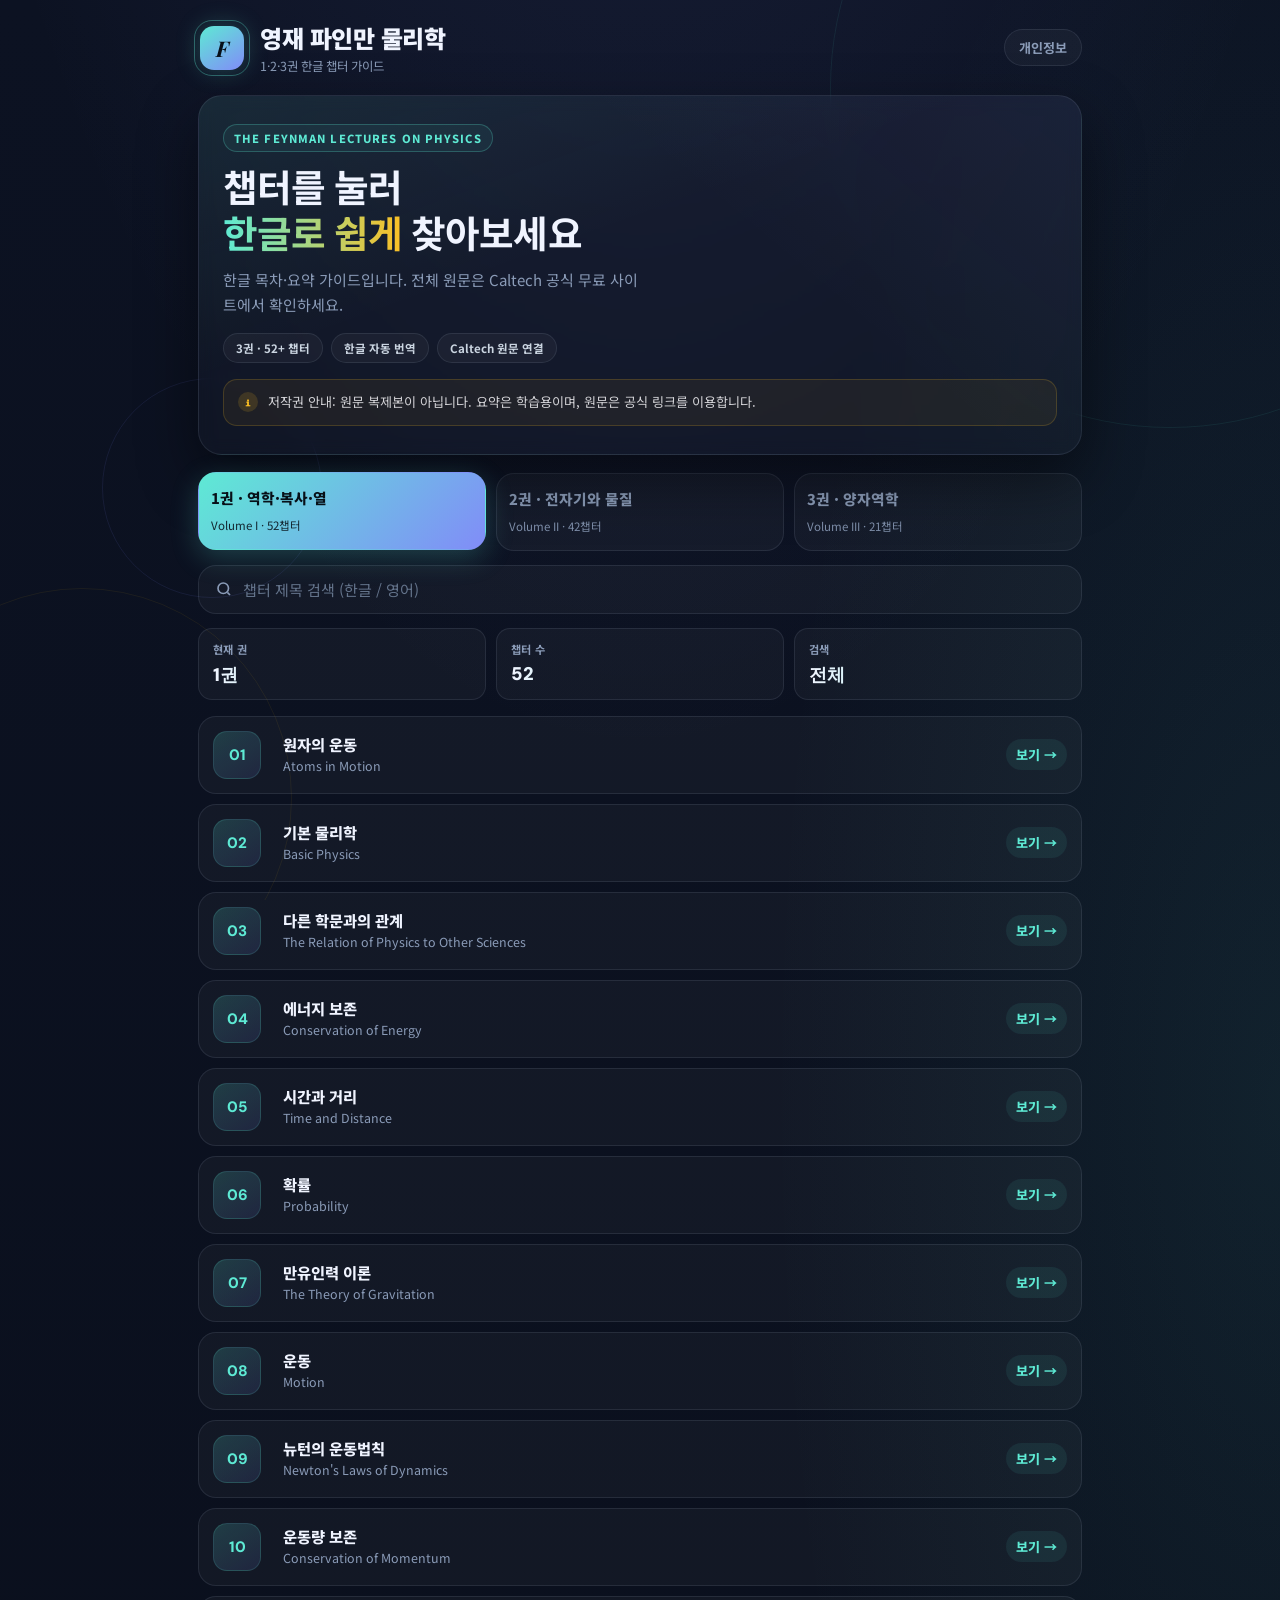
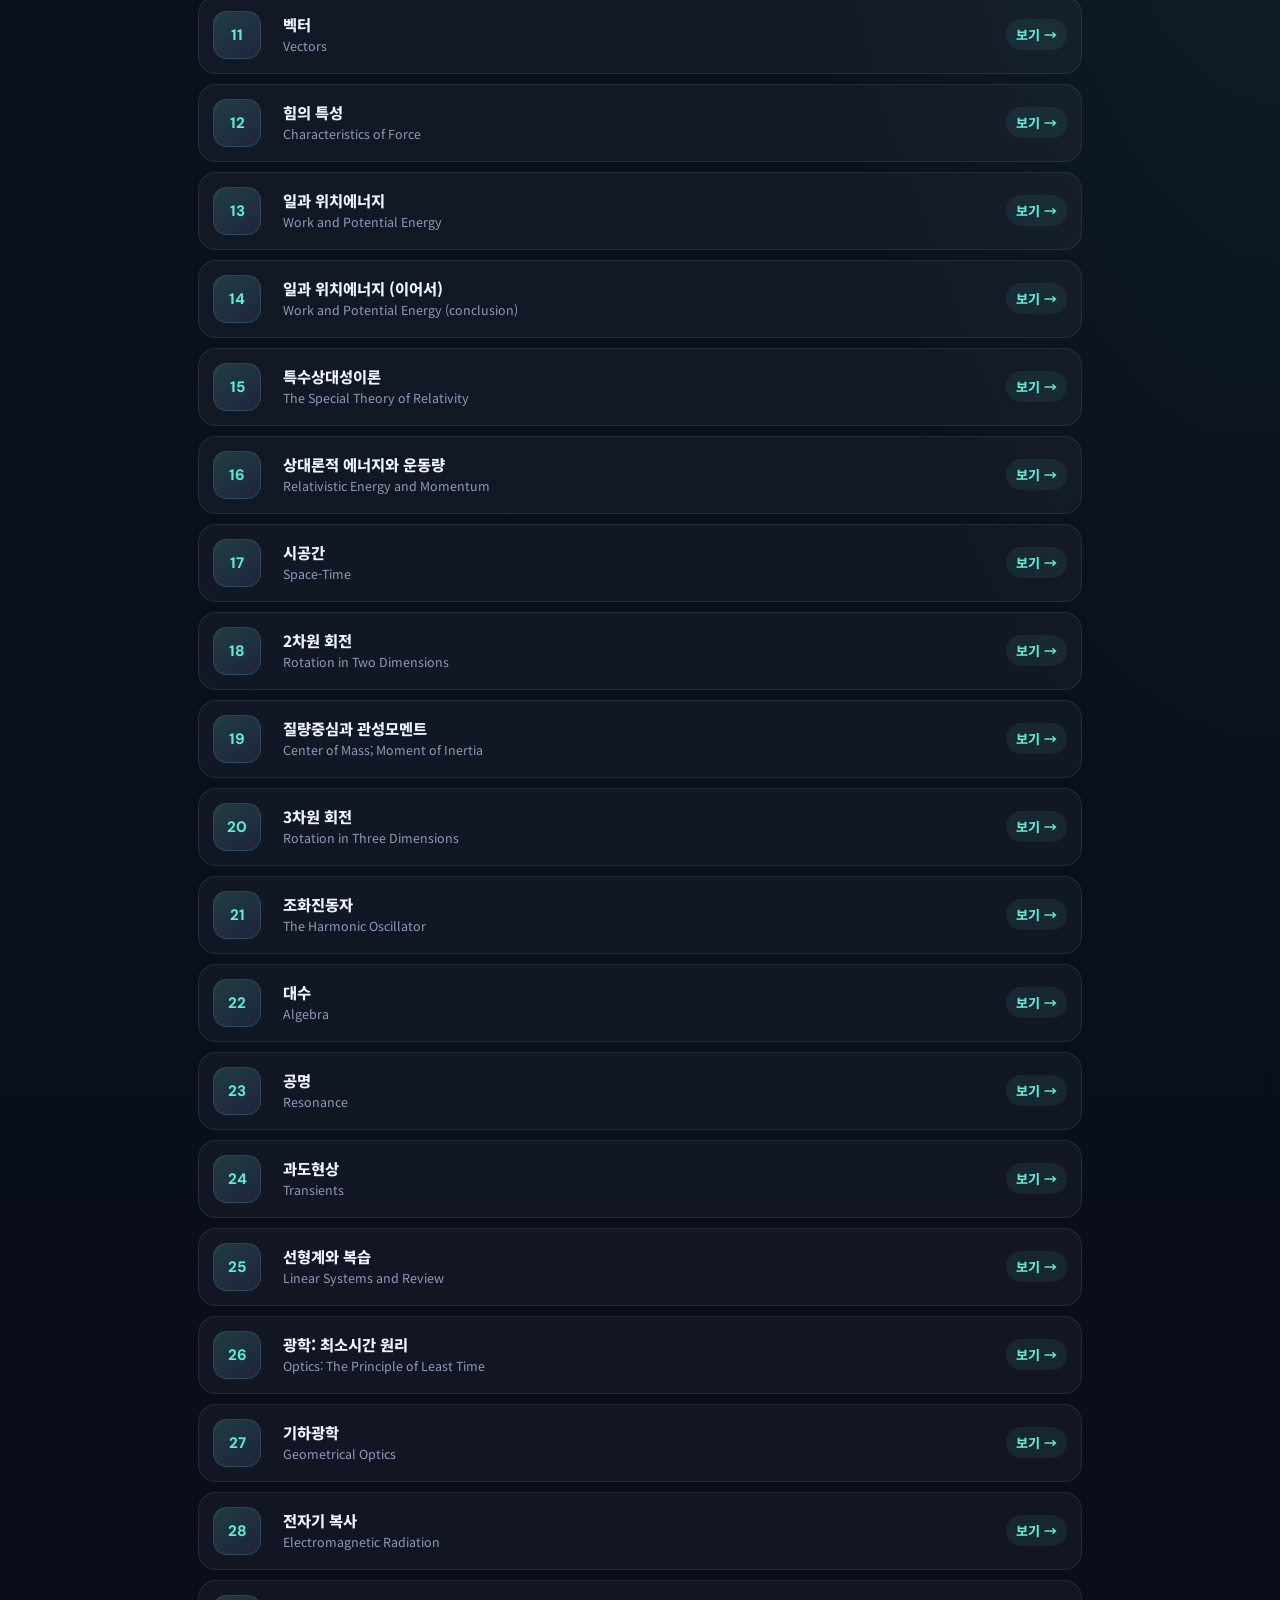
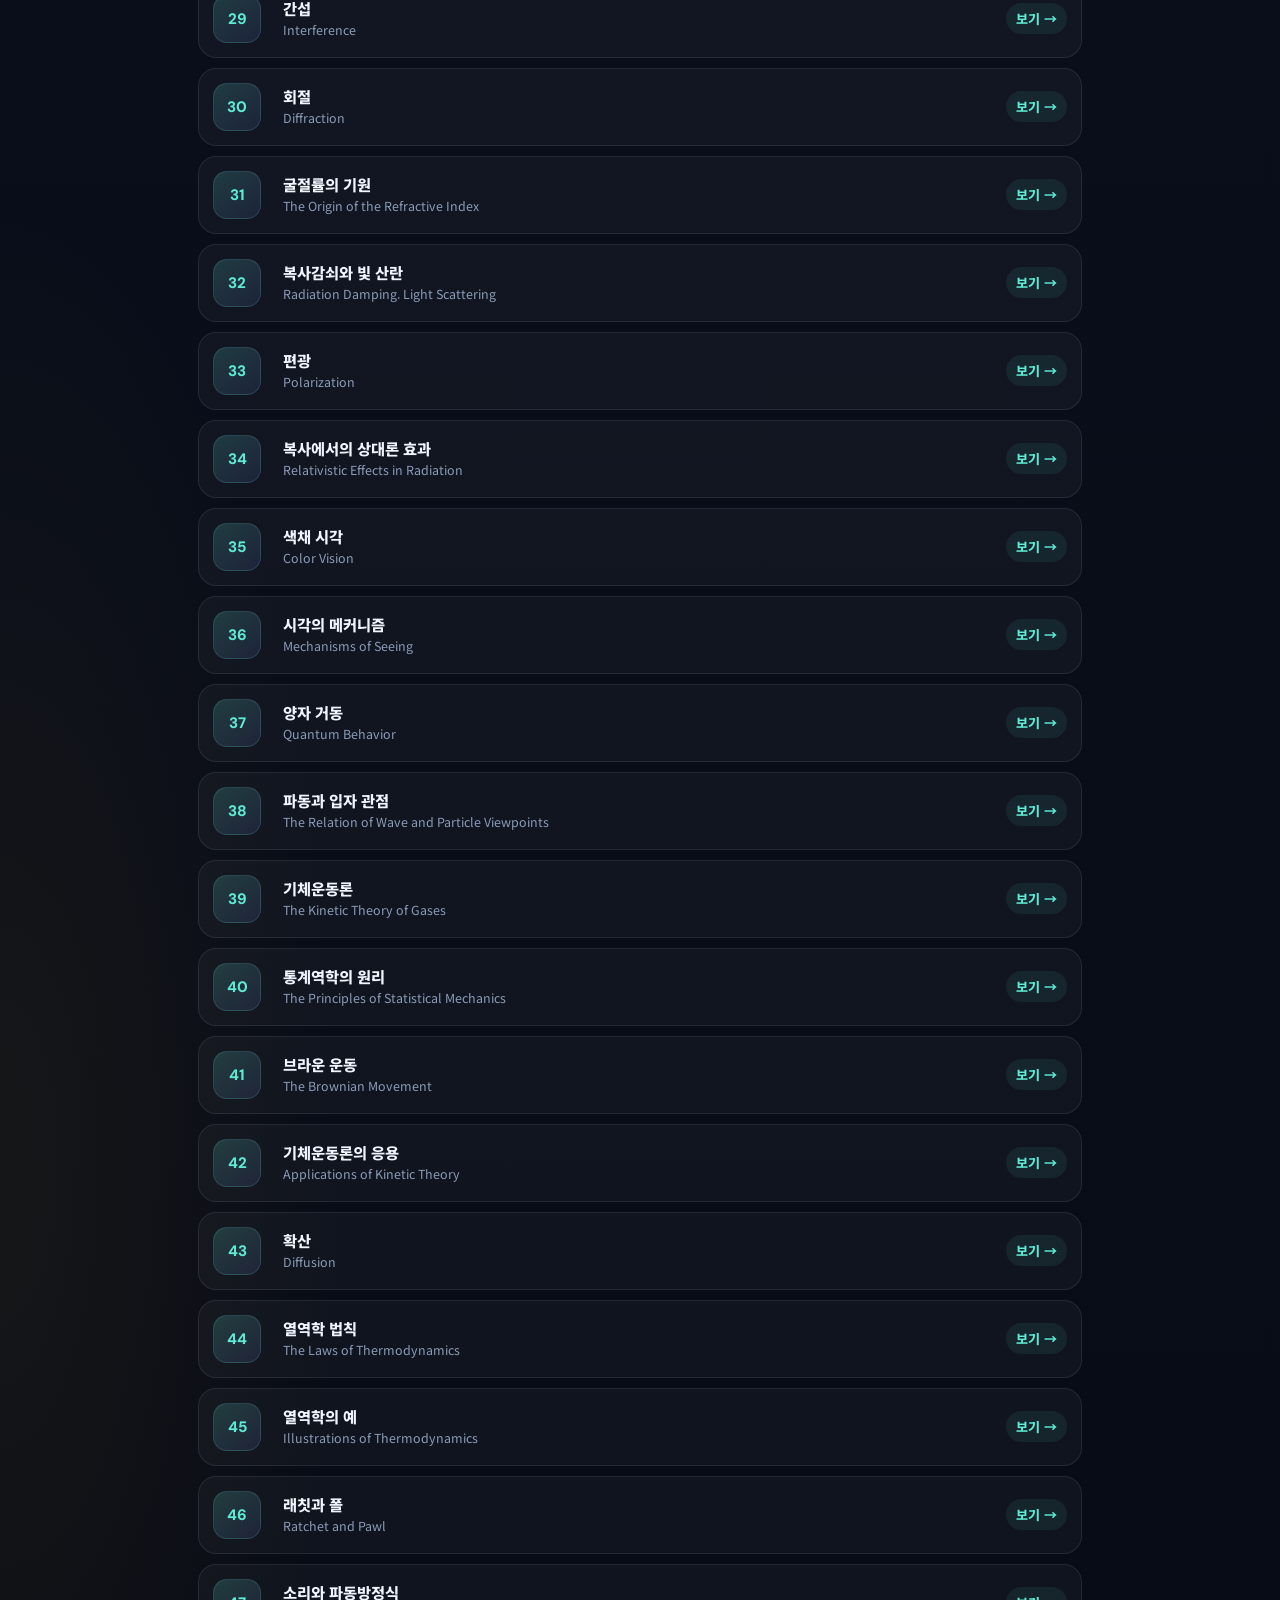
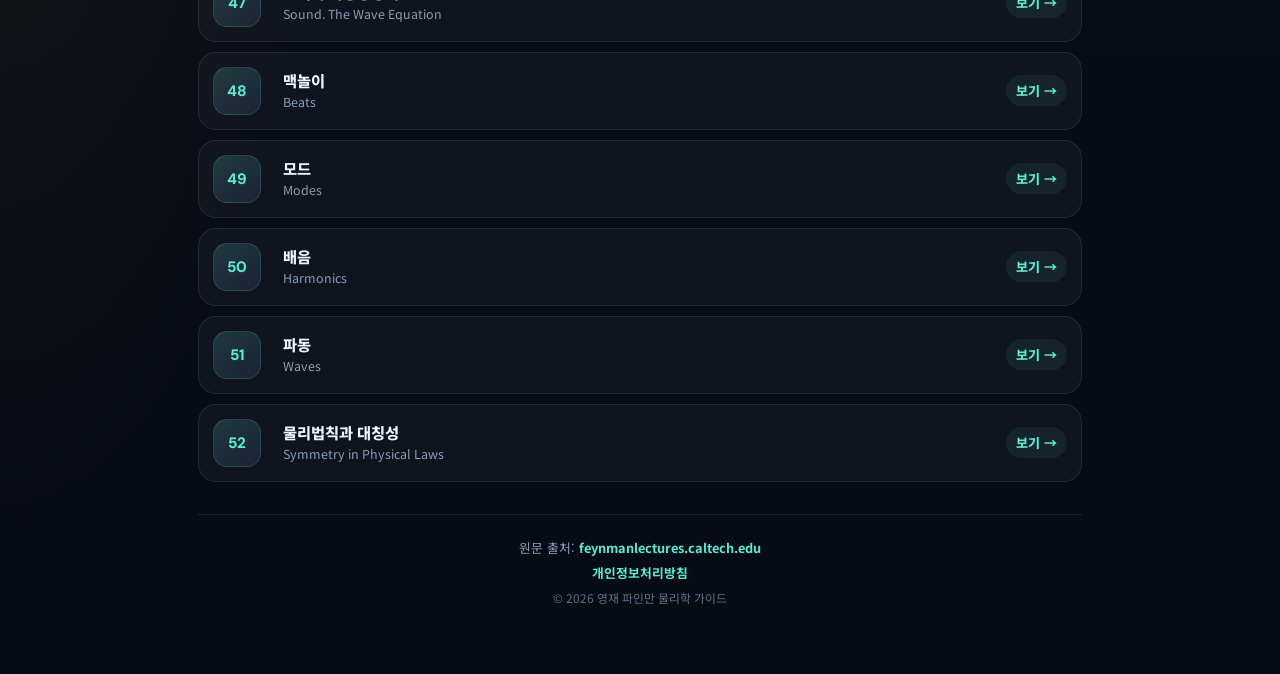
<file: index.html>
<!DOCTYPE html>
<html lang="ko">
<head>
  <meta charset="UTF-8">
  <meta name="viewport" content="width=device-width, initial-scale=1.0">
  <title>영재 파인만 물리학 | 1·2·3권 챕터 가이드</title>
  <meta name="description" content="파인만의 물리학 강의 1·2·3권을 한글 챕터 목차로 쉽게 탐색하고, 요약과 공식 원문 링크로 학습하세요.">
  <meta name="robots" content="index, follow">
  <link rel="canonical" href="https://jeonyoungjae-feynman.web.app/">
  <meta name="theme-color" content="#070b14">
  <link rel="stylesheet" href="styles.css">
</head>
<body>
  <div class="bg-orbit" aria-hidden="true">
    <span class="orbit o1"></span>
    <span class="orbit o2"></span>
    <span class="orbit o3"></span>
  </div>

  <div class="app">
    <header class="topbar">
      <div class="brand">
        <div class="logo" aria-hidden="true">
          <span class="logo-core">F</span>
          <span class="logo-ring"></span>
        </div>
        <div>
          <h1>영재 파인만 물리학</h1>
          <p>1·2·3권 한글 챕터 가이드</p>
        </div>
      </div>
      <a class="link pill-link" href="privacy.html">개인정보</a>
    </header>

    <section class="hero">
      <div class="hero-badge">The Feynman Lectures on Physics</div>
      <h2>챕터를 눌러<br><span class="hero-accent">한글로 쉽게</span> 찾아보세요</h2>
      <p class="sub">한글 목차·요약 가이드입니다. 전체 원문은 Caltech 공식 무료 사이트에서 확인하세요.</p>
      <div class="hero-chips">
        <span class="chip">3권 · 52+ 챕터</span>
        <span class="chip">한글 자동 번역</span>
        <span class="chip">Caltech 원문 연결</span>
      </div>
      <div class="notice">
        <span class="notice-icon" aria-hidden="true">ℹ</span>
        <span>저작권 안내: 원문 복제본이 아닙니다. 요약은 학습용이며, 원문은 공식 링크를 이용합니다.</span>
      </div>
    </section>

    <div class="vol-tabs" id="volTabs" role="tablist"></div>

    <label class="search">
      <span class="search-icon" aria-hidden="true">
        <svg width="18" height="18" viewBox="0 0 24 24" fill="none" stroke="currentColor" stroke-width="2.2"><circle cx="11" cy="11" r="7"/><path d="M20 20l-3.5-3.5"/></svg>
      </span>
      <input id="q" type="search" placeholder="챕터 제목 검색 (한글 / 영어)" autocomplete="off">
    </label>

    <div class="stats">
      <div class="stat">
        <div class="k">현재 권</div>
        <div class="v" id="statVol">1권</div>
      </div>
      <div class="stat">
        <div class="k">챕터 수</div>
        <div class="v" id="statCount">0</div>
      </div>
      <div class="stat">
        <div class="k">검색</div>
        <div class="v" id="statFilter">전체</div>
      </div>
    </div>

    <section class="list" id="list" aria-live="polite"></section>

    <footer class="footer">
      <div class="footer-inner">
        <p>원문 출처: <a href="https://www.feynmanlectures.caltech.edu/" target="_blank" rel="noopener">feynmanlectures.caltech.edu</a></p>
        <p><a href="privacy.html">개인정보처리방침</a></p>
        <p class="copy">© 2026 영재 파인만 물리학 가이드</p>
      </div>
    </footer>
  </div>

  <script src="data.js"></script>
  <script src="app.js"></script>
</body>
</html>
</file>
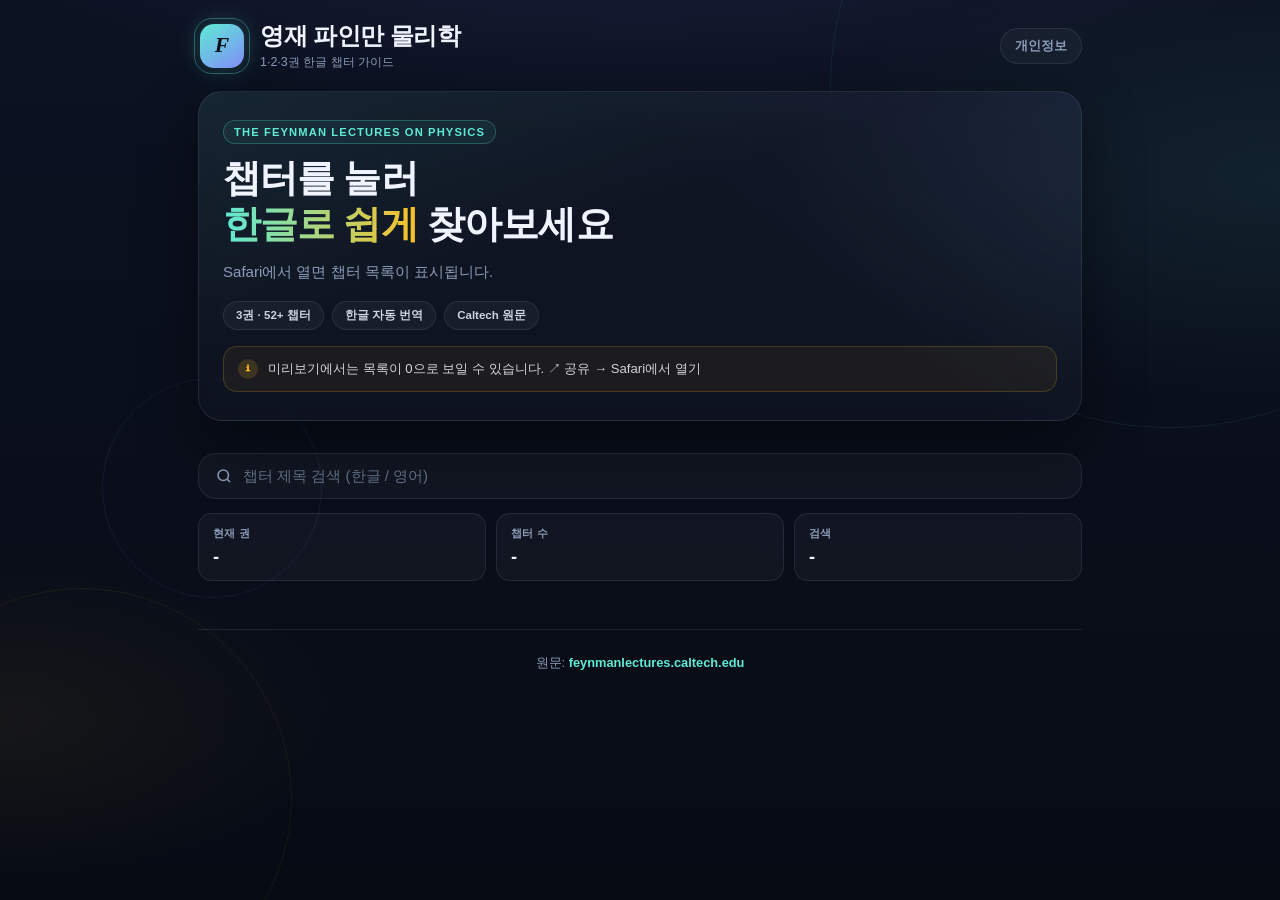
<file: iphone.html>
<!DOCTYPE html>
<html lang="ko">
<head>
  <meta charset="UTF-8">
  <meta name="viewport" content="width=device-width, initial-scale=1.0, viewport-fit=cover">
  <title>영재 파인만 물리학</title>
  <meta name="apple-mobile-web-app-capable" content="yes">
  <meta name="theme-color" content="#070b14">
  <style>:root {
  --bg: #070b14;
  --bg2: #0c1222;
  --text: #f0f4ff;
  --muted: #8b9cb8;
  --accent: #5eead4;
  --accent2: #fbbf24;
  --accent3: #818cf8;
  --line: rgba(148, 163, 184, 0.14);
  --card: rgba(255, 255, 255, 0.035);
  --card-hover: rgba(255, 255, 255, 0.055);
  --glow: rgba(94, 234, 212, 0.25);
  --shadow: 0 24px 60px rgba(0, 0, 0, 0.45);
  --radius: 18px;
}

* { box-sizing: border-box; margin: 0; padding: 0; }

body {
  font-family: "Noto Sans KR", "DM Sans", sans-serif;
  color: var(--text);
  min-height: 100vh;
  background:
    radial-gradient(ellipse 120% 80% at 50% -30%, rgba(129, 140, 248, 0.18), transparent 55%),
    radial-gradient(ellipse 80% 50% at 100% 20%, rgba(94, 234, 212, 0.08), transparent 50%),
    radial-gradient(ellipse 60% 40% at 0% 80%, rgba(251, 191, 36, 0.06), transparent 45%),
    linear-gradient(180deg, var(--bg2), var(--bg));
  overflow-x: hidden;
}

a { color: inherit; }

/* Background orbits */
.bg-orbit {
  position: fixed;
  inset: 0;
  pointer-events: none;
  z-index: 0;
  overflow: hidden;
}

.orbit {
  position: absolute;
  border-radius: 50%;
  border: 1px solid rgba(94, 234, 212, 0.08);
}

.o1 {
  width: min(680px, 120vw);
  height: min(680px, 120vw);
  top: -28%;
  right: -18%;
  animation: spin 80s linear infinite;
}

.o2 {
  width: min(420px, 90vw);
  height: min(420px, 90vw);
  bottom: -12%;
  left: -10%;
  border-color: rgba(251, 191, 36, 0.07);
  animation: spin 60s linear infinite reverse;
}

.o3 {
  width: 220px;
  height: 220px;
  top: 42%;
  left: 8%;
  border-color: rgba(129, 140, 248, 0.1);
  animation: spin 45s linear infinite;
}

@keyframes spin {
  to { transform: rotate(360deg); }
}

.app {
  position: relative;
  z-index: 1;
  max-width: 920px;
  margin: 0 auto;
  padding: 20px 18px 64px;
}

/* Topbar */
.topbar {
  display: flex;
  justify-content: space-between;
  align-items: center;
  gap: 12px;
  margin-bottom: 20px;
}

.brand { display: flex; gap: 14px; align-items: center; }

.logo {
  position: relative;
  width: 48px;
  height: 48px;
  display: grid;
  place-items: center;
}

.logo-core {
  position: relative;
  z-index: 2;
  width: 44px;
  height: 44px;
  border-radius: 14px;
  display: grid;
  place-items: center;
  font-family: "Playfair Display", serif;
  font-weight: 700;
  font-size: 1.35rem;
  font-style: italic;
  color: #071018;
  background: linear-gradient(145deg, var(--accent), var(--accent3));
  box-shadow: 0 0 24px var(--glow);
}

.logo-ring {
  position: absolute;
  inset: -4px;
  border-radius: 18px;
  border: 1px solid rgba(94, 234, 212, 0.35);
  animation: pulse-ring 3s ease-in-out infinite;
}

@keyframes pulse-ring {
  0%, 100% { opacity: 0.4; transform: scale(1); }
  50% { opacity: 1; transform: scale(1.04); }
}

.brand h1 {
  font-size: clamp(1.15rem, 3.6vw, 1.5rem);
  font-weight: 900;
  letter-spacing: -0.02em;
}

.brand p {
  color: var(--muted);
  font-size: 0.78rem;
  margin-top: 2px;
}

.link {
  color: var(--muted);
  font-size: 0.82rem;
  font-weight: 700;
  text-decoration: none;
  transition: color 0.2s;
}

.link:hover { color: var(--accent); }

.pill-link {
  padding: 8px 14px;
  border-radius: 999px;
  border: 1px solid var(--line);
  background: var(--card);
}

/* Hero */
.hero {
  border: 1px solid var(--line);
  border-radius: 24px;
  padding: 28px 24px;
  margin-bottom: 18px;
  background:
    linear-gradient(160deg, rgba(94, 234, 212, 0.08) 0%, transparent 42%),
    linear-gradient(220deg, rgba(129, 140, 248, 0.06) 0%, transparent 38%),
    rgba(255, 255, 255, 0.02);
  box-shadow: var(--shadow);
  backdrop-filter: blur(8px);
}

.hero-compact { padding: 24px 22px; }

.hero-badge {
  display: inline-block;
  color: var(--accent);
  font-size: 0.7rem;
  font-weight: 800;
  letter-spacing: 0.1em;
  text-transform: uppercase;
  margin-bottom: 12px;
  padding: 5px 10px;
  border-radius: 999px;
  border: 1px solid rgba(94, 234, 212, 0.25);
  background: rgba(94, 234, 212, 0.06);
}

.hero h2 {
  font-family: "Playfair Display", "Noto Sans KR", serif;
  font-size: clamp(1.55rem, 5vw, 2.35rem);
  line-height: 1.22;
  font-weight: 700;
  letter-spacing: -0.02em;
}

.hero-accent {
  background: linear-gradient(90deg, var(--accent), var(--accent2));
  -webkit-background-clip: text;
  background-clip: text;
  color: transparent;
}

.hero .sub {
  color: var(--muted);
  margin-top: 12px;
  font-size: 0.94rem;
  line-height: 1.65;
  max-width: 52ch;
}

.hero-chips {
  display: flex;
  flex-wrap: wrap;
  gap: 8px;
  margin-top: 16px;
}

.chip {
  font-size: 0.72rem;
  font-weight: 700;
  padding: 6px 12px;
  border-radius: 999px;
  color: #cbd5e1;
  background: rgba(255, 255, 255, 0.04);
  border: 1px solid var(--line);
}

.notice {
  margin-top: 16px;
  padding: 12px 14px;
  border-radius: 14px;
  background: rgba(251, 191, 36, 0.06);
  border: 1px solid rgba(251, 191, 36, 0.18);
  color: #d4d4d8;
  font-size: 0.82rem;
  line-height: 1.55;
  display: flex;
  gap: 10px;
  align-items: flex-start;
}

.notice-icon {
  flex-shrink: 0;
  width: 20px;
  height: 20px;
  border-radius: 50%;
  display: grid;
  place-items: center;
  font-size: 0.7rem;
  font-weight: 900;
  color: var(--accent2);
  background: rgba(251, 191, 36, 0.15);
}

/* Volume tabs */
.vol-tabs {
  display: grid;
  grid-template-columns: repeat(3, 1fr);
  gap: 10px;
  margin-bottom: 14px;
}

.vol-tab {
  border: 1px solid var(--line);
  background: var(--card);
  color: var(--muted);
  border-radius: var(--radius);
  padding: 14px 12px;
  cursor: pointer;
  text-align: left;
  font: inherit;
  transition: border-color 0.2s, background 0.2s, transform 0.15s;
  -webkit-tap-highlight-color: transparent;
}

.vol-tab:hover {
  background: var(--card-hover);
  border-color: rgba(94, 234, 212, 0.2);
}

.vol-tab.active {
  color: #071018;
  border-color: transparent;
  background: linear-gradient(135deg, var(--accent), var(--accent3));
  box-shadow: 0 8px 28px rgba(94, 234, 212, 0.22);
  transform: translateY(-1px);
}

.vol-tab b { display: block; font-size: 0.92rem; margin-bottom: 3px; font-weight: 800; }
.vol-tab span { font-size: 0.72rem; opacity: 0.88; }

/* Search */
.search {
  display: flex;
  gap: 10px;
  align-items: center;
  margin-bottom: 14px;
  padding: 13px 16px;
  border-radius: var(--radius);
  border: 1px solid var(--line);
  background: var(--card);
  transition: border-color 0.2s, box-shadow 0.2s;
}

.search:focus-within {
  border-color: rgba(94, 234, 212, 0.35);
  box-shadow: 0 0 0 3px rgba(94, 234, 212, 0.08);
}

.search-icon { color: var(--muted); display: flex; }

.search input {
  width: 100%;
  border: 0;
  outline: 0;
  background: transparent;
  color: var(--text);
  font: inherit;
  font-size: 0.94rem;
}

.search input::placeholder { color: #64748b; }

/* Stats */
.stats {
  display: grid;
  grid-template-columns: repeat(3, 1fr);
  gap: 10px;
  margin-bottom: 16px;
}

.stat {
  border: 1px solid var(--line);
  border-radius: 14px;
  padding: 12px 14px;
  background: var(--card);
  transition: background 0.2s;
}

.stat:hover { background: var(--card-hover); }

.stat .k {
  color: var(--muted);
  font-size: 0.7rem;
  font-weight: 700;
  letter-spacing: 0.04em;
  text-transform: uppercase;
}

.stat .v {
  margin-top: 5px;
  font-weight: 900;
  font-size: 1.15rem;
  font-family: "DM Sans", sans-serif;
  background: linear-gradient(90deg, var(--text), var(--accent));
  -webkit-background-clip: text;
  background-clip: text;
  color: transparent;
}

/* Chapter list */
.list { display: grid; gap: 10px; }

.item {
  border: 1px solid var(--line);
  border-radius: var(--radius);
  background: var(--card);
  overflow: hidden;
  transition: border-color 0.25s, box-shadow 0.25s, transform 0.2s;
}

.item:hover {
  border-color: rgba(148, 163, 184, 0.22);
  box-shadow: 0 8px 32px rgba(0, 0, 0, 0.2);
}

.item.open {
  border-color: rgba(94, 234, 212, 0.35);
  background: linear-gradient(180deg, rgba(94, 234, 212, 0.07), rgba(255, 255, 255, 0.02));
  box-shadow: 0 12px 40px rgba(94, 234, 212, 0.08);
}

.item-btn {
  width: 100%;
  display: grid;
  grid-template-columns: 58px 1fr auto;
  gap: 12px;
  align-items: center;
  padding: 14px;
  border: 0;
  background: transparent;
  color: inherit;
  font: inherit;
  text-align: left;
  cursor: pointer;
  -webkit-tap-highlight-color: transparent;
}

.item-btn:hover { background: rgba(255, 255, 255, 0.02); }

.no {
  width: 48px;
  height: 48px;
  border-radius: 14px;
  display: grid;
  place-items: center;
  font-family: "DM Sans", sans-serif;
  font-weight: 800;
  font-size: 0.95rem;
  background: linear-gradient(145deg, rgba(94, 234, 212, 0.18), rgba(129, 140, 248, 0.12));
  color: var(--accent);
  border: 1px solid rgba(94, 234, 212, 0.15);
}

.meta .t { font-weight: 800; font-size: 0.96rem; line-height: 1.35; }
.meta .s { color: var(--muted); font-size: 0.78rem; margin-top: 4px; line-height: 1.4; }

.go {
  color: var(--accent);
  font-weight: 800;
  font-size: 0.82rem;
  white-space: nowrap;
  padding: 6px 10px;
  border-radius: 999px;
  background: rgba(94, 234, 212, 0.08);
}

.panel {
  display: none;
  padding: 0 16px 16px;
  border-top: 1px solid var(--line);
  animation: fadeIn 0.25s ease;
}

@keyframes fadeIn {
  from { opacity: 0; transform: translateY(-4px); }
  to { opacity: 1; transform: translateY(0); }
}

.item.open .panel { display: block; }

.panel p {
  color: #c8d3e8;
  font-size: 0.92rem;
  line-height: 1.75;
  padding-top: 14px;
  margin-bottom: 14px;
  white-space: pre-line;
}

.panel-actions {
  display: flex;
  flex-wrap: wrap;
  gap: 8px;
}

.btn {
  display: inline-flex;
  align-items: center;
  justify-content: center;
  border: 0;
  border-radius: 999px;
  padding: 11px 16px;
  font-weight: 800;
  font-size: 0.86rem;
  font-family: inherit;
  color: #071018;
  background: linear-gradient(135deg, var(--accent), var(--accent3));
  cursor: pointer;
  text-decoration: none;
  transition: transform 0.15s, box-shadow 0.2s;
  -webkit-tap-highlight-color: transparent;
}

.btn:hover {
  transform: translateY(-1px);
  box-shadow: 0 8px 24px rgba(94, 234, 212, 0.25);
}

.btn.ghost {
  color: var(--text);
  background: rgba(255, 255, 255, 0.05);
  border: 1px solid var(--line);
  box-shadow: none;
}

.btn.ghost:hover {
  background: rgba(255, 255, 255, 0.08);
  box-shadow: none;
}

.empty {
  padding: 36px 20px;
  text-align: center;
  color: var(--muted);
  border: 1px dashed var(--line);
  border-radius: var(--radius);
  background: var(--card);
}

/* Footer */
.footer {
  margin-top: 32px;
  padding-top: 20px;
  border-top: 1px solid var(--line);
}

.footer-inner {
  text-align: center;
  color: var(--muted);
  font-size: 0.8rem;
  line-height: 2;
}

.footer a {
  color: var(--accent);
  font-weight: 700;
  text-decoration: none;
  transition: color 0.2s;
}

.footer a:hover { color: var(--accent2); }

.footer .copy { opacity: 0.7; font-size: 0.74rem; }

/* Legal page */
.legal-card {
  border: 1px solid var(--line);
  border-radius: var(--radius);
  padding: 24px 22px;
  background: var(--card);
  display: grid;
  gap: 18px;
}

.legal-card h3 {
  font-size: 0.88rem;
  font-weight: 800;
  color: var(--accent);
  letter-spacing: 0.02em;
}

.legal-card p {
  color: #c8d3e8;
  font-size: 0.9rem;
  line-height: 1.75;
  margin-top: -10px;
}

@media (max-width: 700px) {
  .vol-tabs { grid-template-columns: 1fr; }
  .stats { grid-template-columns: 1fr; }
  .item-btn { grid-template-columns: 48px 1fr; }
  .go { display: none; }
  .hero-chips { gap: 6px; }
}

/* Reader */
.reader-body { padding-bottom: 48px; }

.reader-bg .o1 { top: -20%; right: -30%; opacity: 0.6; }

.reader-bar {
  position: sticky;
  top: 0;
  z-index: 30;
  display: grid;
  grid-template-columns: auto 1fr auto;
  gap: 12px;
  align-items: center;
  padding: 12px 16px;
  background: rgba(7, 11, 20, 0.88);
  border-bottom: 1px solid var(--line);
  backdrop-filter: blur(16px);
}

.rb-mid { min-width: 0; }

.rb-mid strong {
  display: block;
  font-size: 0.96rem;
  white-space: nowrap;
  overflow: hidden;
  text-overflow: ellipsis;
  font-weight: 800;
}

.rb-mid span { color: var(--muted); font-size: 0.72rem; }

.rb-actions { display: flex; gap: 6px; }

.rb-btn {
  border: 1px solid var(--line);
  background: rgba(255, 255, 255, 0.04);
  color: var(--text);
  border-radius: 999px;
  padding: 8px 14px;
  font: inherit;
  font-size: 0.8rem;
  font-weight: 700;
  text-decoration: none;
  cursor: pointer;
  white-space: nowrap;
  transition: background 0.2s, border-color 0.2s;
}

.rb-btn:hover {
  background: rgba(255, 255, 255, 0.07);
  border-color: rgba(94, 234, 212, 0.25);
}

.rb-btn.primary {
  border: 0;
  color: #071018;
  background: linear-gradient(135deg, var(--accent), var(--accent3));
}

.rb-btn:disabled { opacity: 0.35; cursor: default; }

.reader-note {
  position: relative;
  z-index: 1;
  max-width: 860px;
  margin: 14px auto 0;
  padding: 10px 18px;
  color: var(--muted);
  font-size: 0.82rem;
  line-height: 1.55;
  display: flex;
  gap: 8px;
  align-items: flex-start;
}

.reader-note a { color: var(--accent); font-weight: 700; }

.reader-main {
  position: relative;
  z-index: 1;
  max-width: 860px;
  margin: 0 auto;
  padding: 10px 18px 28px;
}

.reader-progress {
  margin-bottom: 16px;
  padding: 14px 16px;
  border-radius: var(--radius);
  border: 1px solid var(--line);
  background: var(--card);
}

.reader-progress .bar {
  height: 6px;
  border-radius: 999px;
  background: rgba(255, 255, 255, 0.06);
  overflow: hidden;
  margin-bottom: 10px;
}

.reader-progress .bar i {
  display: block;
  height: 100%;
  width: 0;
  background: linear-gradient(90deg, var(--accent), var(--accent2));
  transition: width 0.25s ease;
  border-radius: 999px;
}

.reader-progress p { color: var(--muted); font-size: 0.82rem; }

.reader-article {
  border: 1px solid var(--line);
  border-radius: 22px;
  padding: 28px 24px;
  background:
    linear-gradient(180deg, rgba(255, 255, 255, 0.04), rgba(255, 255, 255, 0.02));
  line-height: 1.85;
  box-shadow: var(--shadow);
}

.reader-lead {
  color: #b8c8e0;
  font-size: 0.94rem;
  margin-bottom: 20px;
  padding-bottom: 16px;
  border-bottom: 1px solid var(--line);
  font-style: italic;
}

.reader-article h2 {
  font-family: "Playfair Display", serif;
  font-size: 1.2rem;
  margin: 24px 0 12px;
  color: var(--accent);
  font-weight: 700;
}

.reader-article p {
  margin-bottom: 15px;
  color: #e2e8f8;
  font-size: 1rem;
}

.reader-article .loading,
.reader-article .error {
  color: var(--muted);
  text-align: center;
  padding: 36px 12px;
}

.reader-footer {
  position: relative;
  z-index: 1;
  max-width: 860px;
  margin: 0 auto 32px;
  padding: 0 18px;
  display: flex;
  flex-wrap: wrap;
  gap: 10px;
}

@media (max-width: 700px) {
  .reader-bar { grid-template-columns: 1fr; }
  .rb-actions { justify-content: flex-end; }
}

.view-hidden{display:none!important}
  </style>
</head>
<body>
  <noscript><p style="padding:20px;color:#fff">JavaScript가 필요합니다. Safari에서 열어주세요.</p></noscript>

  <div id="view-home">
    <div class="bg-orbit" aria-hidden="true"><span class="orbit o1"></span><span class="orbit o2"></span><span class="orbit o3"></span></div>
    <div class="app">
      <header class="topbar">
        <div class="brand">
          <div class="logo" aria-hidden="true"><span class="logo-core">F</span><span class="logo-ring"></span></div>
          <div><h1>영재 파인만 물리학</h1><p>1·2·3권 한글 챕터 가이드</p></div>
        </div>
        <a class="link pill-link" href="#privacy">개인정보</a>
      </header>
      <section class="hero">
        <div class="hero-badge">The Feynman Lectures on Physics</div>
        <h2>챕터를 눌러<br><span class="hero-accent">한글로 쉽게</span> 찾아보세요</h2>
        <p class="sub">Safari에서 열면 챕터 목록이 표시됩니다.</p>
        <div class="hero-chips"><span class="chip">3권 · 52+ 챕터</span><span class="chip">한글 자동 번역</span><span class="chip">Caltech 원문</span></div>
        <div class="notice"><span class="notice-icon">ℹ</span><span>미리보기에서는 목록이 0으로 보일 수 있습니다. ↗ 공유 → Safari에서 열기</span></div>
      </section>
      <div class="vol-tabs" id="volTabs" role="tablist"></div>
      <label class="search">
        <span class="search-icon"><svg width="18" height="18" viewBox="0 0 24 24" fill="none" stroke="currentColor" stroke-width="2.2"><circle cx="11" cy="11" r="7"/><path d="M20 20l-3.5-3.5"/></svg></span>
        <input id="q" type="search" placeholder="챕터 제목 검색 (한글 / 영어)" autocomplete="off">
      </label>
      <div class="stats">
        <div class="stat"><div class="k">현재 권</div><div class="v" id="statVol">-</div></div>
        <div class="stat"><div class="k">챕터 수</div><div class="v" id="statCount">-</div></div>
        <div class="stat"><div class="k">검색</div><div class="v" id="statFilter">-</div></div>
      </div>
      <section class="list" id="list"></section>
      <footer class="footer"><div class="footer-inner"><p>원문: <a href="https://www.feynmanlectures.caltech.edu/" target="_blank" rel="noopener">feynmanlectures.caltech.edu</a></p></div></footer>
    </div>
  </div>

  <div id="view-read" class="view-hidden reader-body">
    <div class="bg-orbit reader-bg" aria-hidden="true"><span class="orbit o1"></span><span class="orbit o2"></span></div>
    <header class="reader-bar">
      <a class="rb-btn" href="#" id="btnBack">← 목록</a>
      <div class="rb-mid"><strong id="rTitle">…</strong><span id="rSub"></span></div>
      <div class="rb-actions"><button type="button" class="rb-btn" id="btnPrev">이전</button><button type="button" class="rb-btn primary" id="btnNext">다음</button></div>
    </header>
    <div class="reader-note"><span class="notice-icon">ℹ</span> 자동 번역 · <a id="officialLink" href="#" target="_blank" rel="noopener">영문 원문</a></div>
    <main class="reader-main">
      <div class="reader-progress" id="progress" hidden><div class="bar"><i id="progressBar"></i></div><p id="progressText">준비 중…</p></div>
      <article class="reader-article" id="article"><p class="loading">불러오는 중…</p></article>
    </main>
    <footer class="reader-footer"><a class="btn" id="btnOfficialBottom" href="#" target="_blank" rel="noopener">영문 원문</a><button type="button" class="btn ghost" id="btnNextBottom">다음</button></footer>
  </div>

  <div id="view-privacy" class="view-hidden">
    <div class="bg-orbit" aria-hidden="true"><span class="orbit o1"></span><span class="orbit o2"></span></div>
    <main class="app">
      <header class="topbar"><a class="link pill-link" href="#">← 홈</a></header>
      <section class="hero hero-compact"><div class="hero-badge">Privacy</div><h2>개인정보처리방침</h2></section>
      <section class="legal-card"><p>회원가입 없음 · 번역 캐시용 localStorage · 원문 저작권 Caltech</p></section>
    </main>
  </div>

  <script>
window.FEYNMAN_DATA = {
  "books": [
    {
      "id": "I",
      "title": "1권 · 역학·복사·열",
      "subtitle": "Volume I",
      "desc": "원자·역학·상대론·파동·열역학까지, 물리학의 큰 그림을 여는 강의입니다.",
      "chapters": [
        {
          "id": "I_01",
          "no": 1,
          "titleEn": "Atoms in Motion",
          "titleKo": "원자의 운동",
          "summary": "물질이 원자로 이루어져 있다는 관점에서 물리학을 시작합니다. 원자·분자의 운동과 열의 관계를 직관적으로 소개합니다.",
          "official": "https://www.feynmanlectures.caltech.edu/I_01.html"
        },
        {
          "id": "I_02",
          "no": 2,
          "titleEn": "Basic Physics",
          "titleKo": "기본 물리학",
          "summary": "물리학이 다루는 기본 법칙과 관측의 역할을 정리합니다. 이후 강의 전체를 읽는 지도가 됩니다.",
          "official": "https://www.feynmanlectures.caltech.edu/I_02.html"
        },
        {
          "id": "I_03",
          "no": 3,
          "titleEn": "The Relation of Physics to Other Sciences",
          "titleKo": "다른 학문과의 관계",
          "summary": "화학·생물·천문·지질 등과 물리학이 어떻게 연결되는지 폭넓게 살펴봅니다.",
          "official": "https://www.feynmanlectures.caltech.edu/I_03.html"
        },
        {
          "id": "I_04",
          "no": 4,
          "titleEn": "Conservation of Energy",
          "titleKo": "에너지 보존",
          "summary": "에너지가 형태만 바뀌고 총량은 보존된다는 핵심 원리를 다양한 예시로 설명합니다.",
          "official": "https://www.feynmanlectures.caltech.edu/I_04.html"
        },
        {
          "id": "I_05",
          "no": 5,
          "titleEn": "Time and Distance",
          "titleKo": "시간과 거리",
          "summary": "물리량으로서의 시간과 길이를 어떻게 정의하고 측정하는지 기초부터 다룹니다.",
          "official": "https://www.feynmanlectures.caltech.edu/I_05.html"
        },
        {
          "id": "I_06",
          "no": 6,
          "titleEn": "Probability",
          "titleKo": "확률",
          "summary": "물리 현상과 측정에서 확률이 왜 중요한지, 기본 개념을 쉽게 풀어줍니다.",
          "official": "https://www.feynmanlectures.caltech.edu/I_06.html"
        },
        {
          "id": "I_07",
          "no": 7,
          "titleEn": "The Theory of Gravitation",
          "titleKo": "만유인력 이론",
          "summary": "뉴턴의 중력 법칙과 천체 운동의 기본 아이디어를 소개합니다.",
          "official": "https://www.feynmanlectures.caltech.edu/I_07.html"
        },
        {
          "id": "I_08",
          "no": 8,
          "titleEn": "Motion",
          "titleKo": "운동",
          "summary": "위치·속도·가속도의 관계와 운동을 기술하는 기본 언어를 배웁니다.",
          "official": "https://www.feynmanlectures.caltech.edu/I_08.html"
        },
        {
          "id": "I_09",
          "no": 9,
          "titleEn": "Newton's Laws of Dynamics",
          "titleKo": "뉴턴의 운동법칙",
          "summary": "힘과 운동을 연결하는 뉴턴의 법칙을 중심으로 역학의 기초를 세웁니다.",
          "official": "https://www.feynmanlectures.caltech.edu/I_09.html"
        },
        {
          "id": "I_10",
          "no": 10,
          "titleEn": "Conservation of Momentum",
          "titleKo": "운동량 보존",
          "summary": "충돌과 상호작용에서 운동량이 보존되는 이유를 직관과 수식으로 설명합니다.",
          "official": "https://www.feynmanlectures.caltech.edu/I_10.html"
        },
        {
          "id": "I_11",
          "no": 11,
          "titleEn": "Vectors",
          "titleKo": "벡터",
          "summary": "방향이 있는 물리량을 다루는 벡터의 개념과 연산 기초를 익힙니다.",
          "official": "https://www.feynmanlectures.caltech.edu/I_11.html"
        },
        {
          "id": "I_12",
          "no": 12,
          "titleEn": "Characteristics of Force",
          "titleKo": "힘의 특성",
          "summary": "여러 종류의 힘과 그 성질, 역학에서 힘을 다루는 방식을 정리합니다.",
          "official": "https://www.feynmanlectures.caltech.edu/I_12.html"
        },
        {
          "id": "I_13",
          "no": 13,
          "titleEn": "Work and Potential Energy",
          "titleKo": "일과 위치에너지",
          "summary": "일과 에너지의 관계, 위치에너지 개념의 출발점을 다룹니다.",
          "official": "https://www.feynmanlectures.caltech.edu/I_13.html"
        },
        {
          "id": "I_14",
          "no": 14,
          "titleEn": "Work and Potential Energy (conclusion)",
          "titleKo": "일과 위치에너지 (이어서)",
          "summary": "위치에너지와 보존력의 관계를 더 깊게 발전시킵니다.",
          "official": "https://www.feynmanlectures.caltech.edu/I_14.html"
        },
        {
          "id": "I_15",
          "no": 15,
          "titleEn": "The Special Theory of Relativity",
          "titleKo": "특수상대성이론",
          "summary": "빛과 관측자의 운동이 시간과 공간에 미치는 영향을 소개합니다.",
          "official": "https://www.feynmanlectures.caltech.edu/I_15.html"
        },
        {
          "id": "I_16",
          "no": 16,
          "titleEn": "Relativistic Energy and Momentum",
          "titleKo": "상대론적 에너지와 운동량",
          "summary": "상대론에서 에너지·운동량이 어떻게 재정의되는지 설명합니다.",
          "official": "https://www.feynmanlectures.caltech.edu/I_16.html"
        },
        {
          "id": "I_17",
          "no": 17,
          "titleEn": "Space-Time",
          "titleKo": "시공간",
          "summary": "시간과 공간을 하나로 보는 시공간 개념을 쉽게 안내합니다.",
          "official": "https://www.feynmanlectures.caltech.edu/I_17.html"
        },
        {
          "id": "I_18",
          "no": 18,
          "titleEn": "Rotation in Two Dimensions",
          "titleKo": "2차원 회전",
          "summary": "평면에서의 회전 운동과 각운동의 기초를 다룹니다.",
          "official": "https://www.feynmanlectures.caltech.edu/I_18.html"
        },
        {
          "id": "I_19",
          "no": 19,
          "titleEn": "Center of Mass; Moment of Inertia",
          "titleKo": "질량중심과 관성모멘트",
          "summary": "강체 운동을 이해하는 데 핵심인 질량중심·관성모멘트를 설명합니다.",
          "official": "https://www.feynmanlectures.caltech.edu/I_19.html"
        },
        {
          "id": "I_20",
          "no": 20,
          "titleEn": "Rotation in Three Dimensions",
          "titleKo": "3차원 회전",
          "summary": "3차원 회전과 각운동량의 방향을 포함한 개념으로 확장합니다.",
          "official": "https://www.feynmanlectures.caltech.edu/I_20.html"
        },
        {
          "id": "I_21",
          "no": 21,
          "titleEn": "The Harmonic Oscillator",
          "titleKo": "조화진동자",
          "summary": "용수철·진자와 같은 진동의 기본 모형인 조화진동자를 다룹니다.",
          "official": "https://www.feynmanlectures.caltech.edu/I_21.html"
        },
        {
          "id": "I_22",
          "no": 22,
          "titleEn": "Algebra",
          "titleKo": "대수",
          "summary": "물리학에 필요한 대수적 도구와 복소수 등의 기초를 점검합니다.",
          "official": "https://www.feynmanlectures.caltech.edu/I_22.html"
        },
        {
          "id": "I_23",
          "no": 23,
          "titleEn": "Resonance",
          "titleKo": "공명",
          "summary": "진동계에서 공명이 일어나는 조건과 실제 예를 소개합니다.",
          "official": "https://www.feynmanlectures.caltech.edu/I_23.html"
        },
        {
          "id": "I_24",
          "no": 24,
          "titleEn": "Transients",
          "titleKo": "과도현상",
          "summary": "갑자기 조건이 바뀔 때 계가 안정 상태로 가는 과정을 설명합니다.",
          "official": "https://www.feynmanlectures.caltech.edu/I_24.html"
        },
        {
          "id": "I_25",
          "no": 25,
          "titleEn": "Linear Systems and Review",
          "titleKo": "선형계와 복습",
          "summary": "선형 시스템의 관점에서 앞선 진동·공명 내용을 정리합니다.",
          "official": "https://www.feynmanlectures.caltech.edu/I_25.html"
        },
        {
          "id": "I_26",
          "no": 26,
          "titleEn": "Optics: The Principle of Least Time",
          "titleKo": "광학: 최소시간 원리",
          "summary": "빛이 경로를 선택하는 원리를 최소시간 관점으로 설명합니다.",
          "official": "https://www.feynmanlectures.caltech.edu/I_26.html"
        },
        {
          "id": "I_27",
          "no": 27,
          "titleEn": "Geometrical Optics",
          "titleKo": "기하광학",
          "summary": "반사·굴절과 렌즈·거울의 기하학적 취급을 다룹니다.",
          "official": "https://www.feynmanlectures.caltech.edu/I_27.html"
        },
        {
          "id": "I_28",
          "no": 28,
          "titleEn": "Electromagnetic Radiation",
          "titleKo": "전자기 복사",
          "summary": "가속 전하와 전자기파, 빛의 전자기적 본성을 소개합니다.",
          "official": "https://www.feynmanlectures.caltech.edu/I_28.html"
        },
        {
          "id": "I_29",
          "no": 29,
          "titleEn": "Interference",
          "titleKo": "간섭",
          "summary": "파동이 겹칠 때 생기는 간섭 무늬의 원리를 설명합니다.",
          "official": "https://www.feynmanlectures.caltech.edu/I_29.html"
        },
        {
          "id": "I_30",
          "no": 30,
          "titleEn": "Diffraction",
          "titleKo": "회절",
          "summary": "빛이 장애물·틈을 지날 때 휘어지는 회절 현상을 다룹니다.",
          "official": "https://www.feynmanlectures.caltech.edu/I_30.html"
        },
        {
          "id": "I_31",
          "no": 31,
          "titleEn": "The Origin of the Refractive Index",
          "titleKo": "굴절률의 기원",
          "summary": "매질 속에서 빛의 속도가 달라지는 이유를 원자 수준에서 설명합니다.",
          "official": "https://www.feynmanlectures.caltech.edu/I_31.html"
        },
        {
          "id": "I_32",
          "no": 32,
          "titleEn": "Radiation Damping. Light Scattering",
          "titleKo": "복사감쇠와 빛 산란",
          "summary": "전하의 복사와 산란이 빛·색에 어떻게 연결되는지 살펴봅니다.",
          "official": "https://www.feynmanlectures.caltech.edu/I_32.html"
        },
        {
          "id": "I_33",
          "no": 33,
          "titleEn": "Polarization",
          "titleKo": "편광",
          "summary": "빛의 편광 상태와 그 물리적 의미를 소개합니다.",
          "official": "https://www.feynmanlectures.caltech.edu/I_33.html"
        },
        {
          "id": "I_34",
          "no": 34,
          "titleEn": "Relativistic Effects in Radiation",
          "titleKo": "복사에서의 상대론 효과",
          "summary": "빠르게 움직이는 전하의 복사에서 상대론이 만드는 효과를 다룹니다.",
          "official": "https://www.feynmanlectures.caltech.edu/I_34.html"
        },
        {
          "id": "I_35",
          "no": 35,
          "titleEn": "Color Vision",
          "titleKo": "색채 시각",
          "summary": "사람이 색을 지각하는 물리학·생리학적 기초를 설명합니다.",
          "official": "https://www.feynmanlectures.caltech.edu/I_35.html"
        },
        {
          "id": "I_36",
          "no": 36,
          "titleEn": "Mechanisms of Seeing",
          "titleKo": "시각의 메커니즘",
          "summary": "눈이 빛을 신호로 바꾸는 과정과 시각의 물리 원리를 다룹니다.",
          "official": "https://www.feynmanlectures.caltech.edu/I_36.html"
        },
        {
          "id": "I_37",
          "no": 37,
          "titleEn": "Quantum Behavior",
          "titleKo": "양자 거동",
          "summary": "전자·광자의 기묘한 양자 행동을 실험적 직관으로 소개합니다.",
          "official": "https://www.feynmanlectures.caltech.edu/I_37.html"
        },
        {
          "id": "I_38",
          "no": 38,
          "titleEn": "The Relation of Wave and Particle Viewpoints",
          "titleKo": "파동과 입자 관점",
          "summary": "파동과 입자라는 두 관점이 어떻게 공존하는지 정리합니다.",
          "official": "https://www.feynmanlectures.caltech.edu/I_38.html"
        },
        {
          "id": "I_39",
          "no": 39,
          "titleEn": "The Kinetic Theory of Gases",
          "titleKo": "기체운동론",
          "summary": "기체 압력·온도를 분자 운동으로 설명하는 기초 이론입니다.",
          "official": "https://www.feynmanlectures.caltech.edu/I_39.html"
        },
        {
          "id": "I_40",
          "no": 40,
          "titleEn": "The Principles of Statistical Mechanics",
          "titleKo": "통계역학의 원리",
          "summary": "수많은 입자의 평균 행동으로 거시 현상을 이해하는 틀을 소개합니다.",
          "official": "https://www.feynmanlectures.caltech.edu/I_40.html"
        },
        {
          "id": "I_41",
          "no": 41,
          "titleEn": "The Brownian Movement",
          "titleKo": "브라운 운동",
          "summary": "작은 입자의 불규칙 운동이 원자의 존재를 어떻게 뒷받침하는지 설명합니다.",
          "official": "https://www.feynmanlectures.caltech.edu/I_41.html"
        },
        {
          "id": "I_42",
          "no": 42,
          "titleEn": "Applications of Kinetic Theory",
          "titleKo": "기체운동론의 응용",
          "summary": "평균자유행정 등 기체운동론의 구체적 응용을 다룹니다.",
          "official": "https://www.feynmanlectures.caltech.edu/I_42.html"
        },
        {
          "id": "I_43",
          "no": 43,
          "titleEn": "Diffusion",
          "titleKo": "확산",
          "summary": "입자가 퍼져 나가는 확산 현상과 그 수식적 기초를 소개합니다.",
          "official": "https://www.feynmanlectures.caltech.edu/I_43.html"
        },
        {
          "id": "I_44",
          "no": 44,
          "titleEn": "The Laws of Thermodynamics",
          "titleKo": "열역학 법칙",
          "summary": "에너지·엔트로피와 열역학 법칙들의 의미를 정리합니다.",
          "official": "https://www.feynmanlectures.caltech.edu/I_44.html"
        },
        {
          "id": "I_45",
          "no": 45,
          "titleEn": "Illustrations of Thermodynamics",
          "titleKo": "열역학의 예",
          "summary": "열역학 법칙이 실제 상황에서 어떻게 나타나는지 예시로 설명합니다.",
          "official": "https://www.feynmanlectures.caltech.edu/I_45.html"
        },
        {
          "id": "I_46",
          "no": 46,
          "titleEn": "Ratchet and Pawl",
          "titleKo": "래칫과 폴",
          "summary": "비가역성과 엔트로피의 직관을 ‘래칫’ 모형으로 재미있게 설명합니다.",
          "official": "https://www.feynmanlectures.caltech.edu/I_46.html"
        },
        {
          "id": "I_47",
          "no": 47,
          "titleEn": "Sound. The Wave Equation",
          "titleKo": "소리와 파동방정식",
          "summary": "소리가 매질을 통해 전달되는 파동의 기본 방정식을 다룹니다.",
          "official": "https://www.feynmanlectures.caltech.edu/I_47.html"
        },
        {
          "id": "I_48",
          "no": 48,
          "titleEn": "Beats",
          "titleKo": "맥놀이",
          "summary": "비슷한 주파수의 파동이 겹칠 때 생기는 맥놀이 현상을 설명합니다.",
          "official": "https://www.feynmanlectures.caltech.edu/I_48.html"
        },
        {
          "id": "I_49",
          "no": 49,
          "titleEn": "Modes",
          "titleKo": "모드",
          "summary": "고정된 계에서 허용되는 고유진동 모드의 개념을 소개합니다.",
          "official": "https://www.feynmanlectures.caltech.edu/I_49.html"
        },
        {
          "id": "I_50",
          "no": 50,
          "titleEn": "Harmonics",
          "titleKo": "배음",
          "summary": "기본음과 배음의 관계, 음악·파동과의 연결을 다룹니다.",
          "official": "https://www.feynmanlectures.caltech.edu/I_50.html"
        },
        {
          "id": "I_51",
          "no": 51,
          "titleEn": "Waves",
          "titleKo": "파동",
          "summary": "여러 파동 현상을 통합적으로 복습·확장합니다.",
          "official": "https://www.feynmanlectures.caltech.edu/I_51.html"
        },
        {
          "id": "I_52",
          "no": 52,
          "titleEn": "Symmetry in Physical Laws",
          "titleKo": "물리법칙과 대칭성",
          "summary": "대칭성이 물리 법칙과 보존 법칙에 어떤 의미를 갖는지 설명합니다.",
          "official": "https://www.feynmanlectures.caltech.edu/I_52.html"
        }
      ]
    },
    {
      "id": "II",
      "title": "2권 · 전자기와 물질",
      "subtitle": "Volume II",
      "desc": "전자기장·회로·물질의 전기·자기·탄성·유체까지 다룹니다.",
      "chapters": [
        {
          "id": "II_01",
          "no": 1,
          "titleEn": "Electromagnetism",
          "titleKo": "전자기학",
          "summary": "전기와 자기 현상을 하나의 틀로 보는 전자기학의 출발점입니다.",
          "official": "https://www.feynmanlectures.caltech.edu/II_01.html"
        },
        {
          "id": "II_02",
          "no": 2,
          "titleEn": "Differential Calculus of Vector Fields",
          "titleKo": "벡터장의 미분",
          "summary": "발산·회전 등 벡터장을 미분으로 다루는 도구를 익힙니다.",
          "official": "https://www.feynmanlectures.caltech.edu/II_02.html"
        },
        {
          "id": "II_03",
          "no": 3,
          "titleEn": "Vector Integral Calculus",
          "titleKo": "벡터 적분",
          "summary": "선적분·면적분과 발산정리·스토크스 정리의 기초를 다룹니다.",
          "official": "https://www.feynmanlectures.caltech.edu/II_03.html"
        },
        {
          "id": "II_04",
          "no": 4,
          "titleEn": "Electrostatics",
          "titleKo": "정전기학",
          "summary": "정지한 전하가 만드는 전기장과 전위의 기본을 설명합니다.",
          "official": "https://www.feynmanlectures.caltech.edu/II_04.html"
        },
        {
          "id": "II_05",
          "no": 5,
          "titleEn": "Application of Gauss' Law",
          "titleKo": "가우스 법칙의 응용",
          "summary": "대칭성을 이용해 전기장을 구하는 가우스 법칙 활용법을 익힙니다.",
          "official": "https://www.feynmanlectures.caltech.edu/II_05.html"
        },
        {
          "id": "II_06",
          "no": 6,
          "titleEn": "The Electric Field in Various Circumstances",
          "titleKo": "여러 상황의 전기장",
          "summary": "다양한 전하 배치에서 전기장이 어떻게 생기는지 살펴봅니다.",
          "official": "https://www.feynmanlectures.caltech.edu/II_06.html"
        },
        {
          "id": "II_07",
          "no": 7,
          "titleEn": "The Electric Field in Various Circumstances (continued)",
          "titleKo": "여러 상황의 전기장 (이어서)",
          "summary": "더 복잡한 기하에서 전기장 계산을 이어갑니다.",
          "official": "https://www.feynmanlectures.caltech.edu/II_07.html"
        },
        {
          "id": "II_08",
          "no": 8,
          "titleEn": "Electrostatic Energy",
          "titleKo": "정전기 에너지",
          "summary": "전하 배치에 저장된 에너지와 그 의미를 설명합니다.",
          "official": "https://www.feynmanlectures.caltech.edu/II_08.html"
        },
        {
          "id": "II_09",
          "no": 9,
          "titleEn": "Electricity in the Atmosphere",
          "titleKo": "대기 중의 전기",
          "summary": "번개·대기 전류 등 자연 속 전기 현상을 소개합니다.",
          "official": "https://www.feynmanlectures.caltech.edu/II_09.html"
        },
        {
          "id": "II_10",
          "no": 10,
          "titleEn": "Dielectrics",
          "titleKo": "유전체",
          "summary": "절연체(유전체)가 전기장에 어떻게 반응하는지 다룹니다.",
          "official": "https://www.feynmanlectures.caltech.edu/II_10.html"
        },
        {
          "id": "II_11",
          "no": 11,
          "titleEn": "Inside Dielectrics",
          "titleKo": "유전체 내부",
          "summary": "유전체 내부의 편극과 미시적 그림을 더 깊게 설명합니다.",
          "official": "https://www.feynmanlectures.caltech.edu/II_11.html"
        },
        {
          "id": "II_12",
          "no": 12,
          "titleEn": "Electrostatic Analogs",
          "titleKo": "정전기의 유사성",
          "summary": "열전도·유동 등 다른 문제와 정전기의 수학적 유사성을 보여줍니다.",
          "official": "https://www.feynmanlectures.caltech.edu/II_12.html"
        },
        {
          "id": "II_13",
          "no": 13,
          "titleEn": "Magnetostatics",
          "titleKo": "정자기학",
          "summary": "정상 전류가 만드는 자기장의 기초를 다룹니다.",
          "official": "https://www.feynmanlectures.caltech.edu/II_13.html"
        },
        {
          "id": "II_14",
          "no": 14,
          "titleEn": "The Magnetic Field in Various Situations",
          "titleKo": "여러 상황의 자기장",
          "summary": "전선·코일 등에서 자기장이 어떻게 형성되는지 설명합니다.",
          "official": "https://www.feynmanlectures.caltech.edu/II_14.html"
        },
        {
          "id": "II_15",
          "no": 15,
          "titleEn": "The Vector Potential",
          "titleKo": "벡터 퍼텐셜",
          "summary": "자기장을 기술하는 벡터 퍼텐셜의 개념을 소개합니다.",
          "official": "https://www.feynmanlectures.caltech.edu/II_15.html"
        },
        {
          "id": "II_16",
          "no": 16,
          "titleEn": "Induced Currents",
          "titleKo": "유도 전류",
          "summary": "자기장이 변할 때 생기는 유도 전류의 기본을 다룹니다.",
          "official": "https://www.feynmanlectures.caltech.edu/II_16.html"
        },
        {
          "id": "II_17",
          "no": 17,
          "titleEn": "The Laws of Induction",
          "titleKo": "유도법칙",
          "summary": "패러데이 법칙 등 전자기 유도의 핵심 법칙들을 정리합니다.",
          "official": "https://www.feynmanlectures.caltech.edu/II_17.html"
        },
        {
          "id": "II_18",
          "no": 18,
          "titleEn": "The Maxwell Equations",
          "titleKo": "맥스웰 방정식",
          "summary": "전자기학을 하나로 묶는 맥스웰 방정식의 의미를 설명합니다.",
          "official": "https://www.feynmanlectures.caltech.edu/II_18.html"
        },
        {
          "id": "II_19",
          "no": 19,
          "titleEn": "The Principle of Least Action",
          "titleKo": "최소작용의 원리",
          "summary": "물리 법칙을 ‘작용’의 관점에서 보는 우아한 원리를 소개합니다.",
          "official": "https://www.feynmanlectures.caltech.edu/II_19.html"
        },
        {
          "id": "II_20",
          "no": 20,
          "titleEn": "Solutions of Maxwell's Equations in Free Space",
          "titleKo": "자유공간에서의 해",
          "summary": "전하·전류가 없을 때 전자기파 해의 형태를 다룹니다.",
          "official": "https://www.feynmanlectures.caltech.edu/II_20.html"
        },
        {
          "id": "II_21",
          "no": 21,
          "titleEn": "Solutions of Maxwell's Equations with Currents and Charges",
          "titleKo": "전류·전하가 있을 때의 해",
          "summary": "원천이 있을 때 장의 해법을 확장합니다.",
          "official": "https://www.feynmanlectures.caltech.edu/II_21.html"
        },
        {
          "id": "II_22",
          "no": 22,
          "titleEn": "AC Circuits",
          "titleKo": "교류회로",
          "summary": "저항·코일·축전기가 있는 교류회로의 기본을 설명합니다.",
          "official": "https://www.feynmanlectures.caltech.edu/II_22.html"
        },
        {
          "id": "II_23",
          "no": 23,
          "titleEn": "Cavity Resonators",
          "titleKo": "공동공진기",
          "summary": "공동 속에서 전자기파가 공명하는 현상을 소개합니다.",
          "official": "https://www.feynmanlectures.caltech.edu/II_23.html"
        },
        {
          "id": "II_24",
          "no": 24,
          "titleEn": "Waveguides",
          "titleKo": "도파관",
          "summary": "관을 따라 전자기파가 전달되는 도파관의 원리를 다룹니다.",
          "official": "https://www.feynmanlectures.caltech.edu/II_24.html"
        },
        {
          "id": "II_25",
          "no": 25,
          "titleEn": "Electrodynamics in Relativistic Notation",
          "titleKo": "상대론적 표기의 전기역학",
          "summary": "상대론에 맞는 표기로 전기역학을 다시 정리합니다.",
          "official": "https://www.feynmanlectures.caltech.edu/II_25.html"
        },
        {
          "id": "II_26",
          "no": 26,
          "titleEn": "Lorentz Transformations of the Fields",
          "titleKo": "장의 로렌츠 변환",
          "summary": "관측자가 바뀌면 전기장·자기장이 어떻게 섞이는지 설명합니다.",
          "official": "https://www.feynmanlectures.caltech.edu/II_26.html"
        },
        {
          "id": "II_27",
          "no": 27,
          "titleEn": "Field Energy and Field Momentum",
          "titleKo": "장의 에너지와 운동량",
          "summary": "전자기장 자체가 에너지와 운동량을 가진다는 개념을 다룹니다.",
          "official": "https://www.feynmanlectures.caltech.edu/II_27.html"
        },
        {
          "id": "II_28",
          "no": 28,
          "titleEn": "Electromagnetic Mass",
          "titleKo": "전자기적 질량",
          "summary": "장의 에너지와 관성(질량)의 연결을 철학적·물리적으로 살펴봅니다.",
          "official": "https://www.feynmanlectures.caltech.edu/II_28.html"
        },
        {
          "id": "II_29",
          "no": 29,
          "titleEn": "The Motion of Charges in Electric and Magnetic Fields",
          "titleKo": "전자기장 속 전하의 운동",
          "summary": "전기장·자기장에서 전하가 그리는 궤적을 설명합니다.",
          "official": "https://www.feynmanlectures.caltech.edu/II_29.html"
        },
        {
          "id": "II_30",
          "no": 30,
          "titleEn": "The Internal Geometry of Crystals",
          "titleKo": "결정의 내부 기하",
          "summary": "결정 구조의 기하학적 규칙성을 소개합니다.",
          "official": "https://www.feynmanlectures.caltech.edu/II_30.html"
        },
        {
          "id": "II_31",
          "no": 31,
          "titleEn": "Tensors",
          "titleKo": "텐서",
          "summary": "방향에 따라 달라지는 물리량을 다루는 텐서의 기초를 익힙니다.",
          "official": "https://www.feynmanlectures.caltech.edu/II_31.html"
        },
        {
          "id": "II_32",
          "no": 32,
          "titleEn": "Refractive Index of Dense Materials",
          "titleKo": "밀집 매질의 굴절률",
          "summary": "밀한 물질에서 굴절률이 어떻게 결정되는지 다룹니다.",
          "official": "https://www.feynmanlectures.caltech.edu/II_32.html"
        },
        {
          "id": "II_33",
          "no": 33,
          "titleEn": "Reflection from Surfaces",
          "titleKo": "표면에서의 반사",
          "summary": "경계면에서 전자기파의 반사·투과를 설명합니다.",
          "official": "https://www.feynmanlectures.caltech.edu/II_33.html"
        },
        {
          "id": "II_34",
          "no": 34,
          "titleEn": "The Magnetism of Matter",
          "titleKo": "물질의 자기성",
          "summary": "물질이 왜 자기적 성질을 띠는지 개관합니다.",
          "official": "https://www.feynmanlectures.caltech.edu/II_34.html"
        },
        {
          "id": "II_35",
          "no": 35,
          "titleEn": "Paramagnetism and Magnetic Resonance",
          "titleKo": "상자성과 자기공명",
          "summary": "상자성과 자기공명 현상의 기초를 소개합니다.",
          "official": "https://www.feynmanlectures.caltech.edu/II_35.html"
        },
        {
          "id": "II_36",
          "no": 36,
          "titleEn": "Ferromagnetism",
          "titleKo": "강자성",
          "summary": "철처럼 강한 자성을 띠는 강자성의 원리를 다룹니다.",
          "official": "https://www.feynmanlectures.caltech.edu/II_36.html"
        },
        {
          "id": "II_37",
          "no": 37,
          "titleEn": "Magnetic Materials",
          "titleKo": "자성재료",
          "summary": "여러 자성재료의 성질과 응용 관점을 정리합니다.",
          "official": "https://www.feynmanlectures.caltech.edu/II_37.html"
        },
        {
          "id": "II_38",
          "no": 38,
          "titleEn": "Elasticity",
          "titleKo": "탄성",
          "summary": "고체가 힘을 받을 때 변형되는 탄성의 기초를 설명합니다.",
          "official": "https://www.feynmanlectures.caltech.edu/II_38.html"
        },
        {
          "id": "II_39",
          "no": 39,
          "titleEn": "Elastic Materials",
          "titleKo": "탄성재료",
          "summary": "실제 재료의 탄성 거동을 더 구체적으로 다룹니다.",
          "official": "https://www.feynmanlectures.caltech.edu/II_39.html"
        },
        {
          "id": "II_40",
          "no": 40,
          "titleEn": "The Flow of Dry Water",
          "titleKo": "이상유체의 흐름",
          "summary": "점성이 없는 ‘마른 물’ 모형으로 유체 흐름을 소개합니다.",
          "official": "https://www.feynmanlectures.caltech.edu/II_40.html"
        },
        {
          "id": "II_41",
          "no": 41,
          "titleEn": "The Flow of Wet Water",
          "titleKo": "점성유체의 흐름",
          "summary": "점성이 있는 실제 유체 흐름의 기초를 설명합니다.",
          "official": "https://www.feynmanlectures.caltech.edu/II_41.html"
        },
        {
          "id": "II_42",
          "no": 42,
          "titleEn": "Curved Space",
          "titleKo": "굽은 공간",
          "summary": "중력과 연결된 굽은 공간의 아이디어를 맛보기로 안내합니다.",
          "official": "https://www.feynmanlectures.caltech.edu/II_42.html"
        }
      ]
    },
    {
      "id": "III",
      "title": "3권 · 양자역학",
      "subtitle": "Volume III",
      "desc": "확률진폭·스핀·원자·반도체 등 양자역학의 핵심을 차근차근 전개합니다.",
      "chapters": [
        {
          "id": "III_01",
          "no": 1,
          "titleEn": "Quantum Behavior",
          "titleKo": "양자 거동",
          "summary": "양자역학의 출발점인 기묘한 실험적 거동을 다시 짚습니다.",
          "official": "https://www.feynmanlectures.caltech.edu/III_01.html"
        },
        {
          "id": "III_02",
          "no": 2,
          "titleEn": "The Relation of Wave and Particle Viewpoints",
          "titleKo": "파동과 입자 관점",
          "summary": "양자에서 파동·입자 관점이 어떻게 연결되는지 정리합니다.",
          "official": "https://www.feynmanlectures.caltech.edu/III_02.html"
        },
        {
          "id": "III_03",
          "no": 3,
          "titleEn": "Probability Amplitudes",
          "titleKo": "확률진폭",
          "summary": "양자역학의 핵심 언어인 확률진폭의 규칙(간섭 포함)을 소개합니다.",
          "official": "https://www.feynmanlectures.caltech.edu/III_03.html"
        },
        {
          "id": "III_04",
          "no": 4,
          "titleEn": "Identical Particles",
          "titleKo": "동일 입자",
          "summary": "구별 불가능한 입자와 통계(보손·페르미온)의 기초를 다룹니다.",
          "official": "https://www.feynmanlectures.caltech.edu/III_04.html"
        },
        {
          "id": "III_05",
          "no": 5,
          "titleEn": "Spin One",
          "titleKo": "스핀 1",
          "summary": "스핀 1 입자를 통해 양자 상태와 측정의 기초를 배웁니다.",
          "official": "https://www.feynmanlectures.caltech.edu/III_05.html"
        },
        {
          "id": "III_06",
          "no": 6,
          "titleEn": "Spin One-Half",
          "titleKo": "스핀 1/2",
          "summary": "전자처럼 스핀 1/2인 계의 양자 상태를 설명합니다.",
          "official": "https://www.feynmanlectures.caltech.edu/III_06.html"
        },
        {
          "id": "III_07",
          "no": 7,
          "titleEn": "The Dependence of Amplitudes on Time",
          "titleKo": "진폭의 시간 의존성",
          "summary": "시간이 지나며 양자 상태가 어떻게 변화하는지 다룹니다.",
          "official": "https://www.feynmanlectures.caltech.edu/III_07.html"
        },
        {
          "id": "III_08",
          "no": 8,
          "titleEn": "The Hamiltonian Matrix",
          "titleKo": "해밀토니안 행렬",
          "summary": "에너지와 시간 발전을 연결하는 해밀토니안 개념을 소개합니다.",
          "official": "https://www.feynmanlectures.caltech.edu/III_08.html"
        },
        {
          "id": "III_09",
          "no": 9,
          "titleEn": "The Ammonia Maser",
          "titleKo": "암모니아 메이저",
          "summary": "두 상태 계의 대표 예로 암모니아 메이저를 설명합니다.",
          "official": "https://www.feynmanlectures.caltech.edu/III_09.html"
        },
        {
          "id": "III_10",
          "no": 10,
          "titleEn": "Other Two-State Systems",
          "titleKo": "다른 두 상태 계",
          "summary": "비슷한 두 상태 양자계들의 공통 구조를 확장합니다.",
          "official": "https://www.feynmanlectures.caltech.edu/III_10.html"
        },
        {
          "id": "III_11",
          "no": 11,
          "titleEn": "More Two-State Systems",
          "titleKo": "두 상태 계 더보기",
          "summary": "두 상태 계의 응용과 직관을 더 깊게 다룹니다.",
          "official": "https://www.feynmanlectures.caltech.edu/III_11.html"
        },
        {
          "id": "III_12",
          "no": 12,
          "titleEn": "The Hyperfine Splitting in Hydrogen",
          "titleKo": "수소의 초미세구조",
          "summary": "수소 원자에서 나타나는 초미세 갈라짐을 양자적으로 설명합니다.",
          "official": "https://www.feynmanlectures.caltech.edu/III_12.html"
        },
        {
          "id": "III_13",
          "no": 13,
          "titleEn": "Propagation in a Crystal Lattice",
          "titleKo": "결정격자에서의 전파",
          "summary": "결정 속에서 전자/파동이 전파되는 양상을 소개합니다.",
          "official": "https://www.feynmanlectures.caltech.edu/III_13.html"
        },
        {
          "id": "III_14",
          "no": 14,
          "titleEn": "Semiconductors",
          "titleKo": "반도체",
          "summary": "반도체 물리의 기본 아이디어를 양자역학 관점으로 설명합니다.",
          "official": "https://www.feynmanlectures.caltech.edu/III_14.html"
        },
        {
          "id": "III_15",
          "no": 15,
          "titleEn": "The Independent Particle Approximation",
          "titleKo": "독립입자 근사",
          "summary": "많은 입자를 다룰 때 쓰는 독립입자 근사의 의미를 정리합니다.",
          "official": "https://www.feynmanlectures.caltech.edu/III_15.html"
        },
        {
          "id": "III_16",
          "no": 16,
          "titleEn": "The Dependence of Amplitudes on Position",
          "titleKo": "진폭의 위치 의존성",
          "summary": "공간에 따른 진폭 변화와 파동함수의 직관을 다룹니다.",
          "official": "https://www.feynmanlectures.caltech.edu/III_16.html"
        },
        {
          "id": "III_17",
          "no": 17,
          "titleEn": "Symmetry and Conservation Laws",
          "titleKo": "대칭성과 보존법칙",
          "summary": "대칭성이 보존량과 어떻게 연결되는지 양자역학에서 설명합니다.",
          "official": "https://www.feynmanlectures.caltech.edu/III_17.html"
        },
        {
          "id": "III_18",
          "no": 18,
          "titleEn": "Angular Momentum",
          "titleKo": "각운동량",
          "summary": "양자 각운동량의 규칙과 의미를 소개합니다.",
          "official": "https://www.feynmanlectures.caltech.edu/III_18.html"
        },
        {
          "id": "III_19",
          "no": 19,
          "titleEn": "The Hydrogen Atom and The Periodic Table",
          "titleKo": "수소원자와 주기율표",
          "summary": "수소 원자 해와 주기율표의 연결을 설명합니다.",
          "official": "https://www.feynmanlectures.caltech.edu/III_19.html"
        },
        {
          "id": "III_20",
          "no": 20,
          "titleEn": "Operators",
          "titleKo": "연산자",
          "summary": "물리량을 연산자로 다루는 양자역학의 형식적 언어를 익힙니다.",
          "official": "https://www.feynmanlectures.caltech.edu/III_20.html"
        },
        {
          "id": "III_21",
          "no": 21,
          "titleEn": "The Schrödinger Equation in a Classical Context: A Seminar on Superconductivity",
          "titleKo": "슈뢰딩거 방정식과 초전도",
          "summary": "슈뢰딩거 방정식의 고전적 맥락과 초전도 세미나로 마무리합니다.",
          "official": "https://www.feynmanlectures.caltech.edu/III_21.html"
        }
      ]
    }
  ]
};

(function () {
  var data = window.FEYNMAN_DATA;
  var CACHE_PREFIX = "feyn_ko_v3_";
  var SEPARATOR = "\n\n¶¶¶\n\n";
  var MAX_PACK = 1400;
  var CONCURRENCY = 16;

  var article = document.getElementById("article");
  var progress = document.getElementById("progress");
  var progressBar = document.getElementById("progressBar");
  var progressText = document.getElementById("progressText");

  function findChapter(id) {
    for (var i = 0; i < data.books.length; i++) {
      var book = data.books[i];
      for (var j = 0; j < book.chapters.length; j++) {
        if (book.chapters[j].id === id) {
          return { book: book, chapter: book.chapters[j], index: j };
        }
      }
    }
    return null;
  }

  function neighbor(id, dir) {
    var found = findChapter(id);
    if (!found) return null;
    return found.book.chapters[found.index + dir] || null;
  }

  function escapeHtml(str) {
    return String(str)
      .replace(/&/g, "&amp;")
      .replace(/</g, "&lt;")
      .replace(/>/g, "&gt;")
      .replace(/"/g, "&quot;");
  }

  function setProgress(done, total, label) {
    progress.hidden = false;
    var pct = total ? Math.min(100, Math.round((done / total) * 100)) : 0;
    progressBar.style.width = pct + "%";
    progressText.textContent = label || ("번역 중… " + pct + "%");
  }

  function hideProgress() {
    progress.hidden = true;
  }

  function cacheGet(key) {
    try {
      var cached = localStorage.getItem(key);
      if (!cached) return null;
      var parsed = JSON.parse(cached);
      return parsed && parsed.blocks && parsed.blocks.length ? parsed.blocks : null;
    } catch (e) {
      return null;
    }
  }

  function cacheSet(key, blocks) {
    try {
      localStorage.setItem(key, JSON.stringify({ at: Date.now(), blocks: blocks }));
    } catch (e) {
      // quota full: drop oldest feyn keys
      try {
        Object.keys(localStorage)
          .filter(function (k) { return k.indexOf("feyn_ko_") === 0; })
          .slice(0, 5)
          .forEach(function (k) { localStorage.removeItem(k); });
        localStorage.setItem(key, JSON.stringify({ at: Date.now(), blocks: blocks }));
      } catch (e2) {}
    }
  }

  async function translateOnce(text) {
    var q = text.trim();
    if (!q) return "";
    var url =
      "https://translate.googleapis.com/translate_a/single?client=gtx&sl=en&tl=ko&dt=t&q=" +
      encodeURIComponent(q);
    var res = await fetch(url);
    if (!res.ok) throw new Error("번역 실패 " + res.status);
    var json = await res.json();
    if (!json || !json[0]) return q;
    return json[0].map(function (row) { return row[0] || ""; }).join("");
  }

  async function translateText(text) {
    var q = text.trim();
    if (!q) return "";
    if (q.length <= MAX_PACK) return translateOnce(q);

    var parts = [];
    var rest = q;
    while (rest.length) {
      if (rest.length <= MAX_PACK) {
        parts.push(rest);
        break;
      }
      var mid = rest.lastIndexOf(". ", MAX_PACK);
      if (mid < MAX_PACK * 0.4) mid = rest.lastIndexOf(" ", MAX_PACK);
      if (mid < MAX_PACK * 0.3) mid = MAX_PACK;
      parts.push(rest.slice(0, mid + 1));
      rest = rest.slice(mid + 1);
    }

    var out = await mapPool(parts, CONCURRENCY, translateOnce, true);
    return out.join(" ").trim();
  }

  function cleanMarkdown(md) {
    var text = md || "";
    var marker = "Markdown Content:";
    var idx = text.indexOf(marker);
    if (idx !== -1) text = text.slice(idx + marker.length);

    return text
      .replace(/\r/g, "")
      .replace(/!\[[^\]]*\]\([^)]+\)/g, "")
      .replace(/\[[^\]]*\]\([^)]+\)/g, "")
      .replace(/^#{1,6}\s*/gm, "")
      .replace(/^\s*>\s?/gm, "")
      .replace(/\*\*([^*]+)\*\*/g, "$1")
      .replace(/\*([^*]+)\*/g, "$1")
      .replace(/_([^_]+)_/g, "$1")
      .replace(/`([^`]+)`/g, "$1")
      .replace(/https?:\/\/\S+/g, "")
      .replace(/\n{3,}/g, "\n\n")
      .trim();
  }

  function toBlocks(text) {
    return text
      .split(/\n{2,}/)
      .map(function (b) { return b.replace(/\n/g, " ").trim(); })
      .filter(function (b) {
        if (!b || b.length < 8) return false;
        if (/^(Title:|URL Source:|Published Time:|Warning:)/i.test(b)) return false;
        if (/LOADING PAGE|Dear Reader|javascript must be supported/i.test(b)) return false;
        if (/Copyright ©/i.test(b)) return false;
        return true;
      });
  }

  function packBlocks(blocks) {
    var packs = [];
    var cur = [];
    var len = 0;
    for (var i = 0; i < blocks.length; i++) {
      var b = blocks[i];
      var add = b.length + (cur.length ? SEPARATOR.length : 0);
      if (cur.length && len + add > MAX_PACK) {
        packs.push(cur);
        cur = [];
        len = 0;
      }
      if (b.length > MAX_PACK) {
        if (cur.length) {
          packs.push(cur);
          cur = [];
          len = 0;
        }
        packs.push([b]);
        continue;
      }
      cur.push(b);
      len += add;
    }
    if (cur.length) packs.push(cur);
    return packs;
  }

  async function mapPool(items, limit, worker, silent) {
    var results = new Array(items.length);
    var next = 0;
    var done = 0;

    async function run() {
      while (next < items.length) {
        var i = next++;
        try {
          results[i] = await worker(items[i], i);
        } catch (err) {
          results[i] = null;
        }
        done++;
        if (!silent) {
          setProgress(done, items.length, "한글 번역 중… " + done + "/" + items.length);
        }
      }
    }

    var runners = [];
    var n = Math.min(limit, items.length) || 1;
    for (var r = 0; r < n; r++) runners.push(run());
    await Promise.all(runners);
    return results;
  }

  async function fetchEnglish(officialUrl) {
    var res = await fetch("https://r.jina.ai/" + officialUrl, {
      headers: { Accept: "text/plain" }
    });
    if (!res.ok) throw new Error("원문 불러오기 실패");
    var md = await res.text();
    if (!md || md.length < 200) throw new Error("원문이 비어 있습니다.");
    return md;
  }

  async function translatePack(pack) {
    var joined = pack.join(SEPARATOR);
    var translated = await translateText(joined);
    var parts = translated.split(/\n*\s*¶¶¶\s*\n*/);
    if (parts.length === pack.length) {
      return parts.map(function (p) { return p.trim(); });
    }
    // separator mangled: fall back to per-block parallel
    return mapPool(pack, CONCURRENCY, function (b) {
      return translateText(b).catch(function () { return b; });
    }, true);
  }

  async function buildKorean(officialUrl, cacheKey) {
    var cached = cacheGet(cacheKey);
    if (cached) return cached;

    setProgress(0, 1, "원문 불러오는 중…");
    var md = await fetchEnglish(officialUrl);
    var blocks = toBlocks(cleanMarkdown(md));
    if (!blocks.length) throw new Error("본문을 찾지 못했습니다.");

    var packs = packBlocks(blocks);
    setProgress(0, packs.length, "한글 번역 중… 0/" + packs.length);

    var packResults = await mapPool(packs, CONCURRENCY, function (pack) {
      return translatePack(pack);
    });

    var translated = [];
    for (var i = 0; i < packResults.length; i++) {
      var part = packResults[i];
      if (!part) {
        // whole pack failed → keep English
        translated = translated.concat(packs[i]);
      } else {
        translated = translated.concat(part);
      }
    }

    cacheSet(cacheKey, translated);
    return translated;
  }

  function renderBlocks(blocks, lead) {
    var html = "";
    if (lead) {
      html += '<p class="reader-lead">' + escapeHtml(lead) + "</p>";
    }
    html += blocks
      .map(function (b) {
        var isHeading = b.length < 80 && !/[.!?。！？]$/.test(b) && /^(\d|[가-힣A-Za-z])/.test(b);
        if (isHeading && b.length < 60) return "<h2>" + escapeHtml(b) + "</h2>";
        return "<p>" + escapeHtml(b) + "</p>";
      })
      .join("");
    article.innerHTML = html;
  }

  function wireNav(found) {
    var ch = found.chapter;
    document.getElementById("rTitle").textContent = ch.titleKo;
    document.getElementById("rSub").textContent = found.book.title + " · Ch." + ch.no;
    document.title = ch.titleKo + " (한글) | 영재 파인만 물리학";

    document.getElementById("officialLink").href = ch.official;
    document.getElementById("btnOfficialBottom").href = ch.official;

    var prev = neighbor(ch.id, -1);
    var next = neighbor(ch.id, 1);

    function go(target) {
      if (!target) return;
      location.hash = "#read/" + encodeURIComponent(target.id);
    }

    document.getElementById("btnPrev").disabled = !prev;
    document.getElementById("btnNext").disabled = !next;
    document.getElementById("btnNextBottom").disabled = !next;
    document.getElementById("btnPrev").onclick = function () { go(prev); };
    document.getElementById("btnNext").onclick = function () { go(next); };
    document.getElementById("btnNextBottom").onclick = function () { go(next); };

    // 다음 챕터 미리 번역 캐시
    if (next) {
      setTimeout(function () {
        var key = CACHE_PREFIX + next.id;
        if (cacheGet(key)) return;
        buildKorean(next.official, key).catch(function () {});
      }, 300);
    }
  }

  async function runReader(chapterId) {
    if (!data) {
      article.innerHTML = '<p class="error">데이터를 불러오지 못했습니다.</p>';
      return;
    }
    var found = findChapter(chapterId);
    if (!found) {
      article.innerHTML = '<p class="error">챕터를 찾을 수 없습니다. <a href="#">목록으로</a></p>';
      return;
    }

    wireNav(found);

    try {
      var blocks = await buildKorean(found.chapter.official, CACHE_PREFIX + found.chapter.id);
      hideProgress();
      renderBlocks(blocks, found.chapter.summary);
    } catch (err) {
      hideProgress();
      article.innerHTML =
        '<p class="error">한글 번역을 불러오지 못했습니다.<br>' +
        escapeHtml(err && err.message ? err.message : String(err)) +
        '</p><p><a class="btn" href="' +
        escapeHtml(found.chapter.official) +
        '" target="_blank" rel="noopener">영문 원문 직접 열기</a></p>';
    }
  }

window.__feynmanReadRoute = function () {
  var m = location.hash.match(/^#read\/([^/?#]+)/);
  runReader(m ? decodeURIComponent(m[1]) : "I_01");
};
function bootHome() {
  var data = window.FEYNMAN_DATA;
  if (!data || !data.books || !data.books.length) {
    document.getElementById("list").innerHTML = '<div class="empty">데이터를 불러오지 못했습니다. 새로고침 해주세요.</div>';
    return;
  }

  var volId = data.books[0].id;
  var query = "";
  var openId = null;

  var listEl = document.getElementById("list");
  var tabsEl = document.getElementById("volTabs");
  var qEl = document.getElementById("q");

  function currentBook() {
    return data.books.find(function (b) { return b.id === volId; }) || data.books[0];
  }

  function filteredChapters() {
    var book = currentBook();
    var qq = query.trim().toLowerCase();
    if (!qq) return book.chapters.slice();
    return book.chapters.filter(function (c) {
      return (
        c.titleKo.toLowerCase().indexOf(qq) !== -1 ||
        c.titleEn.toLowerCase().indexOf(qq) !== -1 ||
        String(c.no).indexOf(qq) !== -1
      );
    });
  }

  function escapeHtml(str) {
    return String(str)
      .replace(/&/g, "&amp;")
      .replace(/</g, "&lt;")
      .replace(/>/g, "&gt;")
      .replace(/"/g, "&quot;");
  }

  function renderTabs() {
    tabsEl.innerHTML = data.books.map(function (b) {
      var active = b.id === volId ? " active" : "";
      return (
        '<button type="button" class="vol-tab' + active + '" data-vol="' + b.id + '" role="tab" aria-selected="' + (b.id === volId) + '">' +
          "<b>" + escapeHtml(b.title) + "</b>" +
          "<span>" + escapeHtml(b.subtitle) + " · " + b.chapters.length + "챕터</span>" +
        "</button>"
      );
    }).join("");
  }

  function renderList() {
    var book = currentBook();
    var items = filteredChapters();

    document.getElementById("statVol").textContent = book.title.split("·")[0].trim();
    document.getElementById("statCount").textContent = String(items.length);
    document.getElementById("statFilter").textContent = query.trim() ? "검색중" : "전체";

    if (!items.length) {
      listEl.innerHTML = '<div class="empty">검색 결과가 없습니다.</div>';
      return;
    }

    listEl.innerHTML = items.map(function (ch) {
      var isOpen = openId === ch.id;
      var no = String(ch.no).padStart(2, "0");
      return (
        '<article class="item' + (isOpen ? " open" : "") + '" data-id="' + escapeHtml(ch.id) + '">' +
          '<button type="button" class="item-btn" data-id="' + escapeHtml(ch.id) + '" aria-expanded="' + isOpen + '">' +
            '<div class="no">' + no + "</div>" +
            '<div class="meta">' +
              '<div class="t">' + escapeHtml(ch.titleKo) + "</div>" +
              '<div class="s">' + escapeHtml(ch.titleEn) + "</div>" +
            "</div>" +
            '<div class="go">' + (isOpen ? "닫기" : "보기 →") + "</div>" +
          "</button>" +
          '<div class="panel">' +
            "<p>" + escapeHtml(ch.summary) + "\n\n한글 자동 번역으로 읽거나, 영문 원문을 열 수 있습니다.</p>" +
            '<div class="panel-actions">' +
              '<a class="btn" href="#read/' + encodeURIComponent(ch.id) + '">한글 번역으로 읽기</a>' +
              '<a class="btn ghost" href="' + escapeHtml(ch.official) + '" target="_blank" rel="noopener noreferrer">영문 원문</a>' +
              '<button type="button" class="btn ghost next-btn" data-id="' + escapeHtml(ch.id) + '">다음 챕터</button>' +
            "</div>" +
          "</div>" +
        "</article>"
      );
    }).join("");
  }

  function render() {
    renderTabs();
    renderList();
  }

  function openChapter(id) {
    openId = openId === id ? null : id;
    renderList();
    if (openId) {
      var el = listEl.querySelector('.item[data-id="' + openId + '"]');
      if (el) el.scrollIntoView({ behavior: "smooth", block: "nearest" });
    }
  }

  function openNext(id) {
    var book = currentBook();
    var idx = book.chapters.findIndex(function (c) { return c.id === id; });
    var next = book.chapters[idx + 1] || book.chapters[0];
    if (!next) return;
    openId = next.id;
    query = "";
    qEl.value = "";
    render();
    var el = listEl.querySelector('.item[data-id="' + openId + '"]');
    if (el) el.scrollIntoView({ behavior: "smooth", block: "nearest" });
  }

  tabsEl.addEventListener("click", function (e) {
    var btn = e.target.closest(".vol-tab");
    if (!btn) return;
    volId = btn.getAttribute("data-vol");
    openId = null;
    query = "";
    qEl.value = "";
    render();
  });

  listEl.addEventListener("click", function (e) {
    var nextBtn = e.target.closest(".next-btn");
    if (nextBtn) {
      e.preventDefault();
      openNext(nextBtn.getAttribute("data-id"));
      return;
    }

    // 공식 원문 링크는 기본 동작(새 탭) 그대로 둠
    if (e.target.closest("a.btn")) return;

    var btn = e.target.closest(".item-btn");
    if (!btn) return;
    openChapter(btn.getAttribute("data-id"));
  });

  qEl.addEventListener("input", function () {
    query = qEl.value;
    openId = null;
    renderList();
  });

  render();
}

(function () {
  var home = document.getElementById("view-home");
  var readView = document.getElementById("view-read");
  var privacy = document.getElementById("view-privacy");

  function show(which) {
    home.classList.toggle("view-hidden", which !== "home");
    readView.classList.toggle("view-hidden", which !== "read");
    privacy.classList.toggle("view-hidden", which !== "privacy");
    document.body.classList.toggle("reader-body", which === "read");
    window.scrollTo(0, 0);
    if (which === "home") bootHome();
    if (which === "read" && window.__feynmanReadRoute) window.__feynmanReadRoute();
  }

  function route() {
    var h = location.hash || "";
    if (h.indexOf("#read/") === 0) { show("read"); return; }
    if (h === "#privacy") { show("privacy"); return; }
    show("home");
  }

  document.getElementById("btnBack").onclick = function (e) { e.preventDefault(); location.hash = ""; };
  privacy.querySelector("a").onclick = function (e) { e.preventDefault(); location.hash = ""; };
  window.addEventListener("hashchange", route);
  route();
})();
  </script>
</body>
</html>
</file>
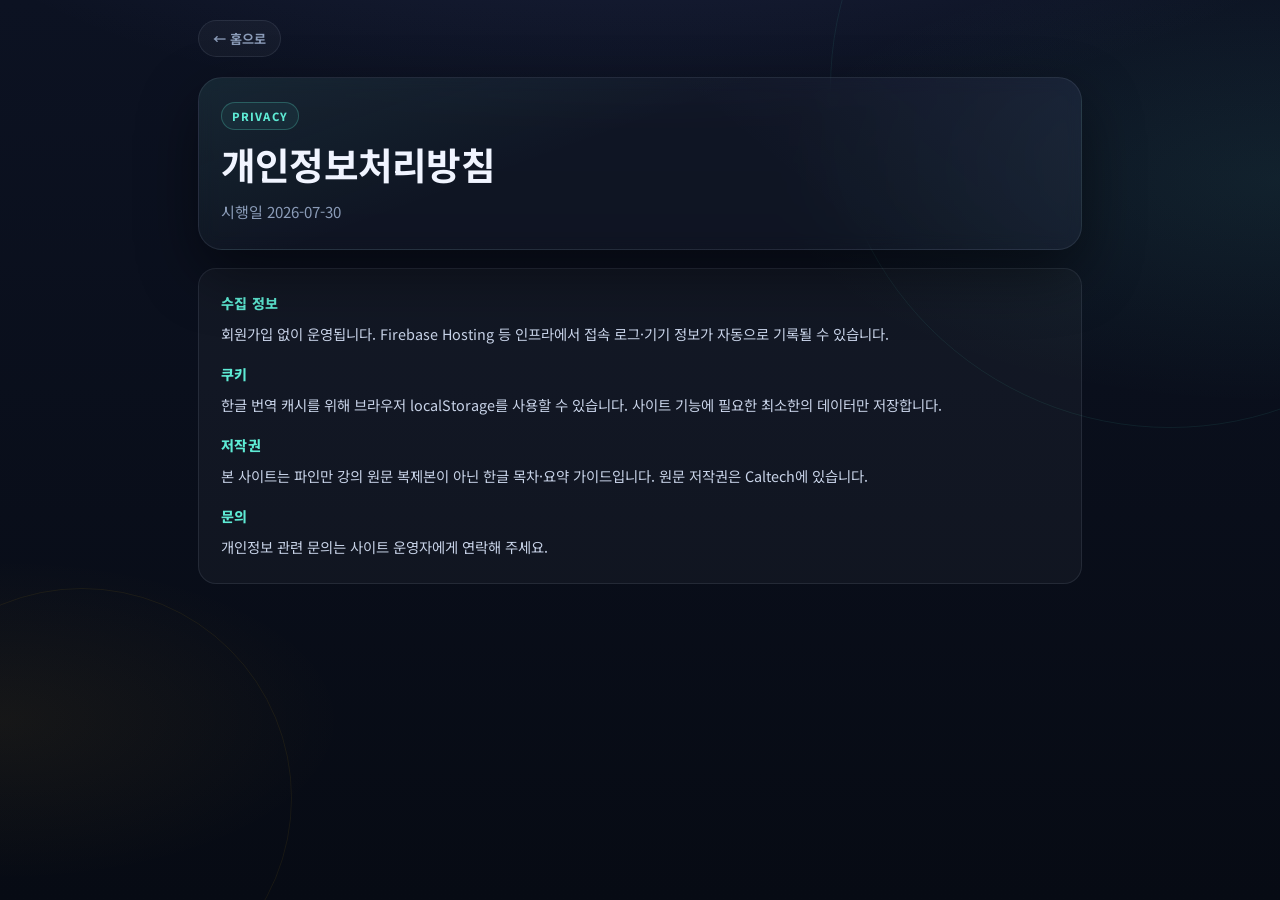
<file: privacy.html>
<!DOCTYPE html>
<html lang="ko">
<head>
  <meta charset="UTF-8">
  <meta name="viewport" content="width=device-width, initial-scale=1.0">
  <title>개인정보처리방침 | 영재 파인만 물리학</title>
  <link rel="canonical" href="https://jeonyoungjae-feynman.web.app/privacy.html">
  <meta name="theme-color" content="#070b14">
  <link rel="stylesheet" href="styles.css">
</head>
<body>
  <div class="bg-orbit" aria-hidden="true">
    <span class="orbit o1"></span>
    <span class="orbit o2"></span>
  </div>

  <main class="app">
    <header class="topbar">
      <a class="link pill-link" href="index.html">← 홈으로</a>
    </header>

    <section class="hero hero-compact">
      <div class="hero-badge">Privacy</div>
      <h2>개인정보처리방침</h2>
      <p class="sub">시행일 2026-07-30</p>
    </section>

    <section class="legal-card">
      <h3>수집 정보</h3>
      <p>회원가입 없이 운영됩니다. Firebase Hosting 등 인프라에서 접속 로그·기기 정보가 자동으로 기록될 수 있습니다.</p>

      <h3>쿠키</h3>
      <p>한글 번역 캐시를 위해 브라우저 localStorage를 사용할 수 있습니다. 사이트 기능에 필요한 최소한의 데이터만 저장합니다.</p>

      <h3>저작권</h3>
      <p>본 사이트는 파인만 강의 원문 복제본이 아닌 한글 목차·요약 가이드입니다. 원문 저작권은 Caltech에 있습니다.</p>

      <h3>문의</h3>
      <p>개인정보 관련 문의는 사이트 운영자에게 연락해 주세요.</p>
    </section>
  </main>
</body>
</html>
</file>
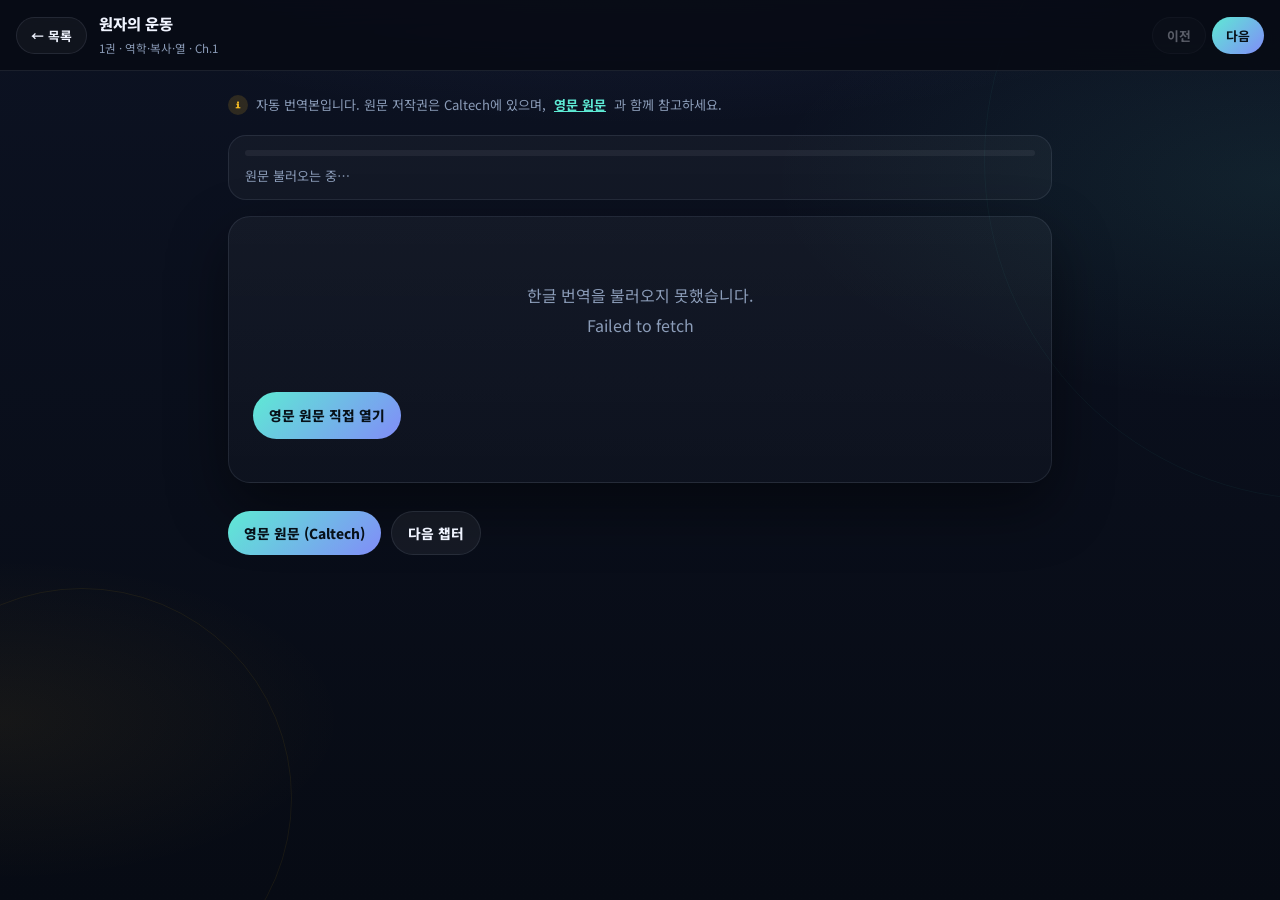
<file: read.html>
<!DOCTYPE html>
<html lang="ko">
<head>
  <meta charset="UTF-8">
  <meta name="viewport" content="width=device-width, initial-scale=1.0">
  <title>한글 번역 읽기 | 영재 파인만 물리학</title>
  <meta name="robots" content="noindex">
  <meta name="theme-color" content="#070b14">
  <link rel="stylesheet" href="styles.css">
</head>
<body class="reader-body">
  <div class="bg-orbit reader-bg" aria-hidden="true">
    <span class="orbit o1"></span>
    <span class="orbit o2"></span>
  </div>

  <header class="reader-bar">
    <a class="rb-btn" href="index.html" id="btnBack">← 목록</a>
    <div class="rb-mid">
      <strong id="rTitle">불러오는 중…</strong>
      <span id="rSub"></span>
    </div>
    <div class="rb-actions">
      <button type="button" class="rb-btn" id="btnPrev">이전</button>
      <button type="button" class="rb-btn primary" id="btnNext">다음</button>
    </div>
  </header>

  <div class="reader-note">
    <span class="notice-icon" aria-hidden="true">ℹ</span>
    자동 번역본입니다. 원문 저작권은 Caltech에 있으며,
    <a id="officialLink" href="#" target="_blank" rel="noopener">영문 원문</a>과 함께 참고하세요.
  </div>

  <main class="reader-main">
    <div class="reader-progress" id="progress" hidden>
      <div class="bar"><i id="progressBar"></i></div>
      <p id="progressText">한글 번역 준비 중…</p>
    </div>
    <article class="reader-article" id="article">
      <p class="loading">챕터를 불러오는 중입니다…</p>
    </article>
  </main>

  <footer class="reader-footer">
    <a class="btn" id="btnOfficialBottom" href="#" target="_blank" rel="noopener">영문 원문 (Caltech)</a>
    <button type="button" class="btn ghost" id="btnNextBottom">다음 챕터</button>
  </footer>

  <script src="data.js"></script>
  <script src="read.js"></script>
</body>
</html>
</file>
<file: styles.css>
@import url('https://fonts.googleapis.com/css2?family=DM+Sans:ital,opsz,wght@0,9..40,500;0,9..40,700;0,9..40,800;1,9..40,500&family=Noto+Sans+KR:wght@400;500;700;900&family=Playfair+Display:ital,wght@0,700;1,700&display=swap');

:root {
  --bg: #070b14;
  --bg2: #0c1222;
  --text: #f0f4ff;
  --muted: #8b9cb8;
  --accent: #5eead4;
  --accent2: #fbbf24;
  --accent3: #818cf8;
  --line: rgba(148, 163, 184, 0.14);
  --card: rgba(255, 255, 255, 0.035);
  --card-hover: rgba(255, 255, 255, 0.055);
  --glow: rgba(94, 234, 212, 0.25);
  --shadow: 0 24px 60px rgba(0, 0, 0, 0.45);
  --radius: 18px;
}

* { box-sizing: border-box; margin: 0; padding: 0; }

body {
  font-family: "Noto Sans KR", "DM Sans", sans-serif;
  color: var(--text);
  min-height: 100vh;
  background:
    radial-gradient(ellipse 120% 80% at 50% -30%, rgba(129, 140, 248, 0.18), transparent 55%),
    radial-gradient(ellipse 80% 50% at 100% 20%, rgba(94, 234, 212, 0.08), transparent 50%),
    radial-gradient(ellipse 60% 40% at 0% 80%, rgba(251, 191, 36, 0.06), transparent 45%),
    linear-gradient(180deg, var(--bg2), var(--bg));
  overflow-x: hidden;
}

a { color: inherit; }

/* Background orbits */
.bg-orbit {
  position: fixed;
  inset: 0;
  pointer-events: none;
  z-index: 0;
  overflow: hidden;
}

.orbit {
  position: absolute;
  border-radius: 50%;
  border: 1px solid rgba(94, 234, 212, 0.08);
}

.o1 {
  width: min(680px, 120vw);
  height: min(680px, 120vw);
  top: -28%;
  right: -18%;
  animation: spin 80s linear infinite;
}

.o2 {
  width: min(420px, 90vw);
  height: min(420px, 90vw);
  bottom: -12%;
  left: -10%;
  border-color: rgba(251, 191, 36, 0.07);
  animation: spin 60s linear infinite reverse;
}

.o3 {
  width: 220px;
  height: 220px;
  top: 42%;
  left: 8%;
  border-color: rgba(129, 140, 248, 0.1);
  animation: spin 45s linear infinite;
}

@keyframes spin {
  to { transform: rotate(360deg); }
}

.app {
  position: relative;
  z-index: 1;
  max-width: 920px;
  margin: 0 auto;
  padding: 20px 18px 64px;
}

/* Topbar */
.topbar {
  display: flex;
  justify-content: space-between;
  align-items: center;
  gap: 12px;
  margin-bottom: 20px;
}

.brand { display: flex; gap: 14px; align-items: center; }

.logo {
  position: relative;
  width: 48px;
  height: 48px;
  display: grid;
  place-items: center;
}

.logo-core {
  position: relative;
  z-index: 2;
  width: 44px;
  height: 44px;
  border-radius: 14px;
  display: grid;
  place-items: center;
  font-family: "Playfair Display", serif;
  font-weight: 700;
  font-size: 1.35rem;
  font-style: italic;
  color: #071018;
  background: linear-gradient(145deg, var(--accent), var(--accent3));
  box-shadow: 0 0 24px var(--glow);
}

.logo-ring {
  position: absolute;
  inset: -4px;
  border-radius: 18px;
  border: 1px solid rgba(94, 234, 212, 0.35);
  animation: pulse-ring 3s ease-in-out infinite;
}

@keyframes pulse-ring {
  0%, 100% { opacity: 0.4; transform: scale(1); }
  50% { opacity: 1; transform: scale(1.04); }
}

.brand h1 {
  font-size: clamp(1.15rem, 3.6vw, 1.5rem);
  font-weight: 900;
  letter-spacing: -0.02em;
}

.brand p {
  color: var(--muted);
  font-size: 0.78rem;
  margin-top: 2px;
}

.link {
  color: var(--muted);
  font-size: 0.82rem;
  font-weight: 700;
  text-decoration: none;
  transition: color 0.2s;
}

.link:hover { color: var(--accent); }

.pill-link {
  padding: 8px 14px;
  border-radius: 999px;
  border: 1px solid var(--line);
  background: var(--card);
}

/* Hero */
.hero {
  border: 1px solid var(--line);
  border-radius: 24px;
  padding: 28px 24px;
  margin-bottom: 18px;
  background:
    linear-gradient(160deg, rgba(94, 234, 212, 0.08) 0%, transparent 42%),
    linear-gradient(220deg, rgba(129, 140, 248, 0.06) 0%, transparent 38%),
    rgba(255, 255, 255, 0.02);
  box-shadow: var(--shadow);
  backdrop-filter: blur(8px);
}

.hero-compact { padding: 24px 22px; }

.hero-badge {
  display: inline-block;
  color: var(--accent);
  font-size: 0.7rem;
  font-weight: 800;
  letter-spacing: 0.1em;
  text-transform: uppercase;
  margin-bottom: 12px;
  padding: 5px 10px;
  border-radius: 999px;
  border: 1px solid rgba(94, 234, 212, 0.25);
  background: rgba(94, 234, 212, 0.06);
}

.hero h2 {
  font-family: "Playfair Display", "Noto Sans KR", serif;
  font-size: clamp(1.55rem, 5vw, 2.35rem);
  line-height: 1.22;
  font-weight: 700;
  letter-spacing: -0.02em;
}

.hero-accent {
  background: linear-gradient(90deg, var(--accent), var(--accent2));
  -webkit-background-clip: text;
  background-clip: text;
  color: transparent;
}

.hero .sub {
  color: var(--muted);
  margin-top: 12px;
  font-size: 0.94rem;
  line-height: 1.65;
  max-width: 52ch;
}

.hero-chips {
  display: flex;
  flex-wrap: wrap;
  gap: 8px;
  margin-top: 16px;
}

.chip {
  font-size: 0.72rem;
  font-weight: 700;
  padding: 6px 12px;
  border-radius: 999px;
  color: #cbd5e1;
  background: rgba(255, 255, 255, 0.04);
  border: 1px solid var(--line);
}

.notice {
  margin-top: 16px;
  padding: 12px 14px;
  border-radius: 14px;
  background: rgba(251, 191, 36, 0.06);
  border: 1px solid rgba(251, 191, 36, 0.18);
  color: #d4d4d8;
  font-size: 0.82rem;
  line-height: 1.55;
  display: flex;
  gap: 10px;
  align-items: flex-start;
}

.notice-icon {
  flex-shrink: 0;
  width: 20px;
  height: 20px;
  border-radius: 50%;
  display: grid;
  place-items: center;
  font-size: 0.7rem;
  font-weight: 900;
  color: var(--accent2);
  background: rgba(251, 191, 36, 0.15);
}

/* Volume tabs */
.vol-tabs {
  display: grid;
  grid-template-columns: repeat(3, 1fr);
  gap: 10px;
  margin-bottom: 14px;
}

.vol-tab {
  border: 1px solid var(--line);
  background: var(--card);
  color: var(--muted);
  border-radius: var(--radius);
  padding: 14px 12px;
  cursor: pointer;
  text-align: left;
  font: inherit;
  transition: border-color 0.2s, background 0.2s, transform 0.15s;
  -webkit-tap-highlight-color: transparent;
}

.vol-tab:hover {
  background: var(--card-hover);
  border-color: rgba(94, 234, 212, 0.2);
}

.vol-tab.active {
  color: #071018;
  border-color: transparent;
  background: linear-gradient(135deg, var(--accent), var(--accent3));
  box-shadow: 0 8px 28px rgba(94, 234, 212, 0.22);
  transform: translateY(-1px);
}

.vol-tab b { display: block; font-size: 0.92rem; margin-bottom: 3px; font-weight: 800; }
.vol-tab span { font-size: 0.72rem; opacity: 0.88; }

/* Search */
.search {
  display: flex;
  gap: 10px;
  align-items: center;
  margin-bottom: 14px;
  padding: 13px 16px;
  border-radius: var(--radius);
  border: 1px solid var(--line);
  background: var(--card);
  transition: border-color 0.2s, box-shadow 0.2s;
}

.search:focus-within {
  border-color: rgba(94, 234, 212, 0.35);
  box-shadow: 0 0 0 3px rgba(94, 234, 212, 0.08);
}

.search-icon { color: var(--muted); display: flex; }

.search input {
  width: 100%;
  border: 0;
  outline: 0;
  background: transparent;
  color: var(--text);
  font: inherit;
  font-size: 0.94rem;
}

.search input::placeholder { color: #64748b; }

/* Stats */
.stats {
  display: grid;
  grid-template-columns: repeat(3, 1fr);
  gap: 10px;
  margin-bottom: 16px;
}

.stat {
  border: 1px solid var(--line);
  border-radius: 14px;
  padding: 12px 14px;
  background: var(--card);
  transition: background 0.2s;
}

.stat:hover { background: var(--card-hover); }

.stat .k {
  color: var(--muted);
  font-size: 0.7rem;
  font-weight: 700;
  letter-spacing: 0.04em;
  text-transform: uppercase;
}

.stat .v {
  margin-top: 5px;
  font-weight: 900;
  font-size: 1.15rem;
  font-family: "DM Sans", sans-serif;
  background: linear-gradient(90deg, var(--text), var(--accent));
  -webkit-background-clip: text;
  background-clip: text;
  color: transparent;
}

/* Chapter list */
.list { display: grid; gap: 10px; }

.item {
  border: 1px solid var(--line);
  border-radius: var(--radius);
  background: var(--card);
  overflow: hidden;
  transition: border-color 0.25s, box-shadow 0.25s, transform 0.2s;
}

.item:hover {
  border-color: rgba(148, 163, 184, 0.22);
  box-shadow: 0 8px 32px rgba(0, 0, 0, 0.2);
}

.item.open {
  border-color: rgba(94, 234, 212, 0.35);
  background: linear-gradient(180deg, rgba(94, 234, 212, 0.07), rgba(255, 255, 255, 0.02));
  box-shadow: 0 12px 40px rgba(94, 234, 212, 0.08);
}

.item-btn {
  width: 100%;
  display: grid;
  grid-template-columns: 58px 1fr auto;
  gap: 12px;
  align-items: center;
  padding: 14px;
  border: 0;
  background: transparent;
  color: inherit;
  font: inherit;
  text-align: left;
  cursor: pointer;
  -webkit-tap-highlight-color: transparent;
}

.item-btn:hover { background: rgba(255, 255, 255, 0.02); }

.no {
  width: 48px;
  height: 48px;
  border-radius: 14px;
  display: grid;
  place-items: center;
  font-family: "DM Sans", sans-serif;
  font-weight: 800;
  font-size: 0.95rem;
  background: linear-gradient(145deg, rgba(94, 234, 212, 0.18), rgba(129, 140, 248, 0.12));
  color: var(--accent);
  border: 1px solid rgba(94, 234, 212, 0.15);
}

.meta .t { font-weight: 800; font-size: 0.96rem; line-height: 1.35; }
.meta .s { color: var(--muted); font-size: 0.78rem; margin-top: 4px; line-height: 1.4; }

.go {
  color: var(--accent);
  font-weight: 800;
  font-size: 0.82rem;
  white-space: nowrap;
  padding: 6px 10px;
  border-radius: 999px;
  background: rgba(94, 234, 212, 0.08);
}

.panel {
  display: none;
  padding: 0 16px 16px;
  border-top: 1px solid var(--line);
  animation: fadeIn 0.25s ease;
}

@keyframes fadeIn {
  from { opacity: 0; transform: translateY(-4px); }
  to { opacity: 1; transform: translateY(0); }
}

.item.open .panel { display: block; }

.panel p {
  color: #c8d3e8;
  font-size: 0.92rem;
  line-height: 1.75;
  padding-top: 14px;
  margin-bottom: 14px;
  white-space: pre-line;
}

.panel-actions {
  display: flex;
  flex-wrap: wrap;
  gap: 8px;
}

.btn {
  display: inline-flex;
  align-items: center;
  justify-content: center;
  border: 0;
  border-radius: 999px;
  padding: 11px 16px;
  font-weight: 800;
  font-size: 0.86rem;
  font-family: inherit;
  color: #071018;
  background: linear-gradient(135deg, var(--accent), var(--accent3));
  cursor: pointer;
  text-decoration: none;
  transition: transform 0.15s, box-shadow 0.2s;
  -webkit-tap-highlight-color: transparent;
}

.btn:hover {
  transform: translateY(-1px);
  box-shadow: 0 8px 24px rgba(94, 234, 212, 0.25);
}

.btn.ghost {
  color: var(--text);
  background: rgba(255, 255, 255, 0.05);
  border: 1px solid var(--line);
  box-shadow: none;
}

.btn.ghost:hover {
  background: rgba(255, 255, 255, 0.08);
  box-shadow: none;
}

.empty {
  padding: 36px 20px;
  text-align: center;
  color: var(--muted);
  border: 1px dashed var(--line);
  border-radius: var(--radius);
  background: var(--card);
}

/* Footer */
.footer {
  margin-top: 32px;
  padding-top: 20px;
  border-top: 1px solid var(--line);
}

.footer-inner {
  text-align: center;
  color: var(--muted);
  font-size: 0.8rem;
  line-height: 2;
}

.footer a {
  color: var(--accent);
  font-weight: 700;
  text-decoration: none;
  transition: color 0.2s;
}

.footer a:hover { color: var(--accent2); }

.footer .copy { opacity: 0.7; font-size: 0.74rem; }

/* Legal page */
.legal-card {
  border: 1px solid var(--line);
  border-radius: var(--radius);
  padding: 24px 22px;
  background: var(--card);
  display: grid;
  gap: 18px;
}

.legal-card h3 {
  font-size: 0.88rem;
  font-weight: 800;
  color: var(--accent);
  letter-spacing: 0.02em;
}

.legal-card p {
  color: #c8d3e8;
  font-size: 0.9rem;
  line-height: 1.75;
  margin-top: -10px;
}

@media (max-width: 700px) {
  .vol-tabs { grid-template-columns: 1fr; }
  .stats { grid-template-columns: 1fr; }
  .item-btn { grid-template-columns: 48px 1fr; }
  .go { display: none; }
  .hero-chips { gap: 6px; }
}

/* Reader */
.reader-body { padding-bottom: 48px; }

.reader-bg .o1 { top: -20%; right: -30%; opacity: 0.6; }

.reader-bar {
  position: sticky;
  top: 0;
  z-index: 30;
  display: grid;
  grid-template-columns: auto 1fr auto;
  gap: 12px;
  align-items: center;
  padding: 12px 16px;
  background: rgba(7, 11, 20, 0.88);
  border-bottom: 1px solid var(--line);
  backdrop-filter: blur(16px);
}

.rb-mid { min-width: 0; }

.rb-mid strong {
  display: block;
  font-size: 0.96rem;
  white-space: nowrap;
  overflow: hidden;
  text-overflow: ellipsis;
  font-weight: 800;
}

.rb-mid span { color: var(--muted); font-size: 0.72rem; }

.rb-actions { display: flex; gap: 6px; }

.rb-btn {
  border: 1px solid var(--line);
  background: rgba(255, 255, 255, 0.04);
  color: var(--text);
  border-radius: 999px;
  padding: 8px 14px;
  font: inherit;
  font-size: 0.8rem;
  font-weight: 700;
  text-decoration: none;
  cursor: pointer;
  white-space: nowrap;
  transition: background 0.2s, border-color 0.2s;
}

.rb-btn:hover {
  background: rgba(255, 255, 255, 0.07);
  border-color: rgba(94, 234, 212, 0.25);
}

.rb-btn.primary {
  border: 0;
  color: #071018;
  background: linear-gradient(135deg, var(--accent), var(--accent3));
}

.rb-btn:disabled { opacity: 0.35; cursor: default; }

.reader-note {
  position: relative;
  z-index: 1;
  max-width: 860px;
  margin: 14px auto 0;
  padding: 10px 18px;
  color: var(--muted);
  font-size: 0.82rem;
  line-height: 1.55;
  display: flex;
  gap: 8px;
  align-items: flex-start;
}

.reader-note a { color: var(--accent); font-weight: 700; }

.reader-main {
  position: relative;
  z-index: 1;
  max-width: 860px;
  margin: 0 auto;
  padding: 10px 18px 28px;
}

.reader-progress {
  margin-bottom: 16px;
  padding: 14px 16px;
  border-radius: var(--radius);
  border: 1px solid var(--line);
  background: var(--card);
}

.reader-progress .bar {
  height: 6px;
  border-radius: 999px;
  background: rgba(255, 255, 255, 0.06);
  overflow: hidden;
  margin-bottom: 10px;
}

.reader-progress .bar i {
  display: block;
  height: 100%;
  width: 0;
  background: linear-gradient(90deg, var(--accent), var(--accent2));
  transition: width 0.25s ease;
  border-radius: 999px;
}

.reader-progress p { color: var(--muted); font-size: 0.82rem; }

.reader-article {
  border: 1px solid var(--line);
  border-radius: 22px;
  padding: 28px 24px;
  background:
    linear-gradient(180deg, rgba(255, 255, 255, 0.04), rgba(255, 255, 255, 0.02));
  line-height: 1.85;
  box-shadow: var(--shadow);
}

.reader-lead {
  color: #b8c8e0;
  font-size: 0.94rem;
  margin-bottom: 20px;
  padding-bottom: 16px;
  border-bottom: 1px solid var(--line);
  font-style: italic;
}

.reader-article h2 {
  font-family: "Playfair Display", serif;
  font-size: 1.2rem;
  margin: 24px 0 12px;
  color: var(--accent);
  font-weight: 700;
}

.reader-article p {
  margin-bottom: 15px;
  color: #e2e8f8;
  font-size: 1rem;
}

.reader-article .loading,
.reader-article .error {
  color: var(--muted);
  text-align: center;
  padding: 36px 12px;
}

.reader-footer {
  position: relative;
  z-index: 1;
  max-width: 860px;
  margin: 0 auto 32px;
  padding: 0 18px;
  display: flex;
  flex-wrap: wrap;
  gap: 10px;
}

@media (max-width: 700px) {
  .reader-bar { grid-template-columns: 1fr; }
  .rb-actions { justify-content: flex-end; }
}
</file>
